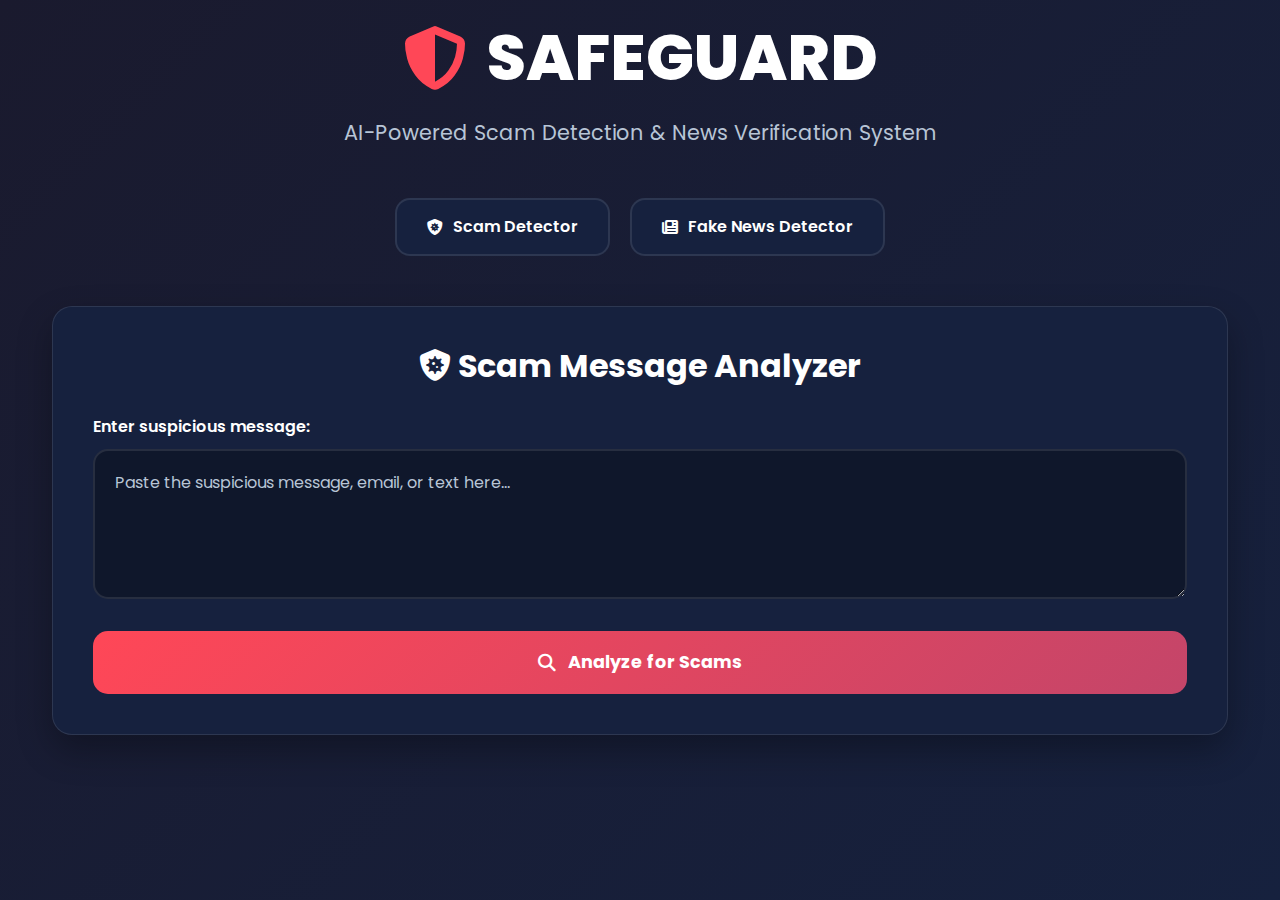
<file: public/index.html>
<!DOCTYPE html>
<html lang="en">
<head>
    <meta charset="UTF-8">
    <meta name="viewport" content="width=device-width, initial-scale=1.0">
    <title>SafeGuard - Scam Detection System</title>
    
    <!-- Bootstrap CSS -->
    <link href="https://cdn.jsdelivr.net/npm/bootstrap@5.3.2/dist/css/bootstrap.min.css" rel="stylesheet">
    
    <!-- Font Awesome Icons -->
    <link href="https://cdnjs.cloudflare.com/ajax/libs/font-awesome/6.5.0/css/all.min.css" rel="stylesheet">
    
    <!-- Google Fonts -->
    <link href="https://fonts.googleapis.com/css2?family=Poppins:wght@400;600;700;800&display=swap" rel="stylesheet">
    
    <style>
        :root {
            --bg-dark: #1a1a2e;
            --card-bg: #16213e;
            --text-light: #ffffff;
            --text-muted: #b8c5d6;
            --danger-color: #ff4757;
            --warning-color: #ffa502;
            --success-color: #2ed573;
            --border-color: rgba(255, 255, 255, 0.1);
        }

        * {
            margin: 0;
            padding: 0;
            box-sizing: border-box;
        }

        body {
            font-family: 'Poppins', sans-serif;
            background: linear-gradient(135deg, #1a1a2e 0%, #16213e 100%);
            color: var(--text-light);
            min-height: 100vh;
            padding: 20px;
        }

        .container {
            max-width: 1200px;
            margin: 0 auto;
        }

        .header {
            text-align: center;
            margin-bottom: 50px;
        }

        .title {
            font-size: 4rem;
            font-weight: 800;
            color: var(--text-light);
            margin-bottom: 20px;
            display: flex;
            align-items: center;
            justify-content: center;
            gap: 20px;
        }

        .shield-icon {
            color: var(--danger-color);
            font-size: 4rem;
            animation: pulse 2s infinite;
        }

        @keyframes pulse {
            0%, 100% { transform: scale(1); }
            50% { transform: scale(1.1); }
        }

        .subtitle {
            font-size: 1.3rem;
            color: var(--text-muted);
            margin-bottom: 30px;
        }

        .nav-buttons {
            display: flex;
            gap: 20px;
            justify-content: center;
            flex-wrap: wrap;
            margin-bottom: 50px;
        }

        .nav-btn {
            padding: 15px 30px;
            background: var(--card-bg);
            border: 2px solid var(--border-color);
            border-radius: 15px;
            color: var(--text-light);
            text-decoration: none;
            font-weight: 600;
            transition: all 0.3s ease;
            display: flex;
            align-items: center;
            gap: 10px;
        }

        .nav-btn:hover {
            border-color: var(--danger-color);
            color: var(--danger-color);
            transform: translateY(-5px);
            box-shadow: 0 10px 25px rgba(255, 71, 87, 0.3);
        }

        .analyzer-section {
            background: var(--card-bg);
            border-radius: 20px;
            padding: 40px;
            border: 1px solid var(--border-color);
            box-shadow: 0 15px 35px rgba(0, 0, 0, 0.3);
            margin-bottom: 40px;
        }

        .section-title {
            font-size: 2rem;
            font-weight: 700;
            margin-bottom: 30px;
            text-align: center;
            color: var(--text-light);
        }

        .form-group {
            margin-bottom: 25px;
        }

        .form-label {
            color: var(--text-light);
            font-weight: 600;
            margin-bottom: 10px;
            display: block;
        }

        textarea {
            width: 100%;
            background: rgba(0, 0, 0, 0.3);
            border: 2px solid var(--border-color);
            border-radius: 15px;
            padding: 20px;
            color: var(--text-light);
            font-family: 'Poppins', sans-serif;
            font-size: 1rem;
            resize: vertical;
            min-height: 150px;
            transition: all 0.3s ease;
        }

        textarea:focus {
            outline: none;
            border-color: var(--danger-color);
            box-shadow: 0 0 0 3px rgba(255, 71, 87, 0.1);
        }

        textarea::placeholder {
            color: var(--text-muted);
        }

        .btn-analyze {
            width: 100%;
            padding: 18px;
            background: linear-gradient(135deg, var(--danger-color), #c44569);
            color: white;
            border: none;
            border-radius: 15px;
            font-size: 1.1rem;
            font-weight: 700;
            cursor: pointer;
            transition: all 0.3s ease;
            display: flex;
            align-items: center;
            justify-content: center;
            gap: 12px;
        }

        .btn-analyze:hover {
            transform: translateY(-3px);
            box-shadow: 0 15px 35px rgba(255, 71, 87, 0.4);
        }

        .btn-analyze:disabled {
            opacity: 0.6;
            cursor: not-allowed;
            transform: none;
        }

        .results {
            margin-top: 30px;
            display: none;
        }

        .result-card {
            background: rgba(0, 0, 0, 0.3);
            border-radius: 15px;
            padding: 25px;
            border: 1px solid var(--border-color);
        }

        .alert {
            padding: 20px;
            border-radius: 15px;
            margin-bottom: 25px;
            display: flex;
            align-items: center;
            gap: 15px;
            font-weight: 600;
        }

        .alert-success {
            background: rgba(46, 213, 115, 0.2);
            border: 2px solid var(--success-color);
            color: var(--success-color);
        }

        .alert-warning {
            background: rgba(255, 165, 2, 0.2);
            border: 2px solid var(--warning-color);
            color: var(--warning-color);
        }

        .alert-danger {
            background: rgba(255, 71, 87, 0.2);
            border: 2px solid var(--danger-color);
            color: var(--danger-color);
        }

        .loading {
            text-align: center;
            padding: 40px;
            display: none;
        }

        .spinner {
            width: 50px;
            height: 50px;
            border: 4px solid rgba(255, 71, 87, 0.2);
            border-top-color: var(--danger-color);
            border-radius: 50%;
            animation: spin 1s linear infinite;
            margin: 0 auto 20px;
        }

        @keyframes spin {
            to { transform: rotate(360deg); }
        }

        @media (max-width: 768px) {
            .title {
                font-size: 2.5rem;
                flex-direction: column;
                gap: 10px;
            }
            
            .nav-buttons {
                flex-direction: column;
                align-items: center;
            }
            
            .nav-btn {
                width: 250px;
                justify-content: center;
            }
        }
    </style>
</head>
<body>
    <div class="container">
        <!-- Header -->
        <div class="header">
            <h1 class="title">
                <i class="fas fa-shield-alt shield-icon"></i>
                SAFEGUARD
            </h1>
            <p class="subtitle">AI-Powered Scam Detection & News Verification System</p>
        </div>

        <!-- Navigation -->
        <div class="nav-buttons">
            <a href="#scam-detector" class="nav-btn" onclick="showSection('scam')">
                <i class="fas fa-shield-virus"></i>
                Scam Detector
            </a>
            <a href="#news-detector" class="nav-btn" onclick="showSection('news')">
                <i class="fas fa-newspaper"></i>
                Fake News Detector
            </a>
        </div>

        <!-- Scam Detection Section -->
        <div id="scam-section" class="analyzer-section">
            <h2 class="section-title">
                <i class="fas fa-shield-virus"></i>
                Scam Message Analyzer
            </h2>
            
            <form id="scamForm">
                <div class="form-group">
                    <label for="scamMessage" class="form-label">Enter suspicious message:</label>
                    <textarea id="scamMessage" name="message" 
                            placeholder="Paste the suspicious message, email, or text here..."></textarea>
                </div>
                
                <button type="submit" class="btn-analyze">
                    <i class="fas fa-search"></i>
                    Analyze for Scams
                </button>
            </form>

            <div id="scamLoading" class="loading">
                <div class="spinner"></div>
                <p style="color: var(--text-muted);">Analyzing message for scam indicators...</p>
            </div>

            <div id="scamResults" class="results">
                <div class="result-card">
                    <div id="scamResultContent"></div>
                </div>
            </div>
        </div>

        <!-- News Detection Section -->
        <div id="news-section" class="analyzer-section" style="display: none;">
            <h2 class="section-title">
                <i class="fas fa-newspaper"></i>
                Fake News Analyzer
            </h2>
            
            <form id="newsForm">
                <div class="form-group">
                    <label for="newsContent" class="form-label">Enter news content:</label>
                    <textarea id="newsContent" name="content" 
                            placeholder="Paste news article, headline, or information here..."></textarea>
                </div>
                
                <button type="submit" class="btn-analyze">
                    <i class="fas fa-fact-check"></i>
                    Verify News
                </button>
            </form>

            <div id="newsLoading" class="loading">
                <div class="spinner"></div>
                <p style="color: var(--text-muted);">Analyzing news content...</p>
            </div>

            <div id="newsResults" class="results">
                <div class="result-card">
                    <div id="newsResultContent"></div>
                </div>
            </div>
        </div>
    </div>

    <script>
        // Show/hide sections
        function showSection(type) {
            const scamSection = document.getElementById('scam-section');
            const newsSection = document.getElementById('news-section');
            
            if (type === 'scam') {
                scamSection.style.display = 'block';
                newsSection.style.display = 'none';
            } else {
                scamSection.style.display = 'none';
                newsSection.style.display = 'block';
            }
        }

        // Scam detection form
        document.getElementById('scamForm').addEventListener('submit', async function(e) {
            e.preventDefault();
            
            const message = document.getElementById('scamMessage').value.trim();
            if (!message) {
                alert('Please enter a message to analyze');
                return;
            }
            
            document.getElementById('scamLoading').style.display = 'block';
            document.getElementById('scamResults').style.display = 'none';
            
            try {
                const response = await fetch('/api/detect-scam', {
                    method: 'POST',
                    headers: {
                        'Content-Type': 'application/json',
                    },
                    body: JSON.stringify({ message: message })
                });
                
                const data = await response.json();
                document.getElementById('scamLoading').style.display = 'none';
                displayScamResults(data);
                
            } catch (error) {
                document.getElementById('scamLoading').style.display = 'none';
                alert('Error analyzing message. Please try again.');
                console.error('Error:', error);
            }
        });

        // News detection form
        document.getElementById('newsForm').addEventListener('submit', async function(e) {
            e.preventDefault();
            
            const content = document.getElementById('newsContent').value.trim();
            if (!content) {
                alert('Please enter news content to verify');
                return;
            }
            
            document.getElementById('newsLoading').style.display = 'block';
            document.getElementById('newsResults').style.display = 'none';
            
            try {
                const response = await fetch('/api/analyze-news', {
                    method: 'POST',
                    headers: {
                        'Content-Type': 'application/json',
                    },
                    body: JSON.stringify({ content: content })
                });
                
                const data = await response.json();
                document.getElementById('newsLoading').style.display = 'none';
                displayNewsResults(data);
                
            } catch (error) {
                document.getElementById('newsLoading').style.display = 'none';
                alert('Error analyzing news content. Please try again.');
                console.error('Error:', error);
            }
        });

        function displayScamResults(data) {
            const resultDiv = document.getElementById('scamResultContent');
            const isScam = data.verdict === 'Scam';
            const isSpam = data.verdict === 'Spam';
            
            let alertClass = 'alert-success';
            let icon = 'fa-check-circle';
            let message = 'Message appears safe';
            
            if (isScam) {
                alertClass = 'alert-danger';
                icon = 'fa-exclamation-triangle';
                message = 'SCAM DETECTED - Do not respond or click any links!';
            } else if (isSpam) {
                alertClass = 'alert-warning';
                icon = 'fa-exclamation-circle';
                message = 'Spam detected - Be cautious';
            }
            
            resultDiv.innerHTML = `
                <div class="alert ${alertClass}">
                    <i class="fas ${icon}"></i>
                    <div>
                        <strong>${data.verdict.toUpperCase()}</strong><br>
                        ${message}
                    </div>
                </div>
                
                <div style="margin-bottom: 20px;">
                    <strong>Risk Score: ${data.risk_score}%</strong>
                    <div style="background: rgba(255,255,255,0.1); height: 10px; border-radius: 5px; margin-top: 5px;">
                        <div style="background: ${isScam ? '#ff4757' : isSpam ? '#ffa502' : '#2ed573'}; height: 100%; width: ${data.risk_score}%; border-radius: 5px;"></div>
                    </div>
                </div>
                
                <div style="margin-bottom: 20px;">
                    <strong>Confidence: ${(data.confidence * 100).toFixed(1)}%</strong>
                </div>
                
                ${data.reasons && data.reasons.length > 0 ? `
                    <div>
                        <strong>Risk Factors:</strong>
                        <ul style="margin-top: 10px; padding-left: 20px;">
                            ${data.reasons.map(reason => `<li style="margin-bottom: 5px;">${reason}</li>`).join('')}
                        </ul>
                    </div>
                ` : ''}
            `;
            
            document.getElementById('scamResults').style.display = 'block';
        }

        function displayNewsResults(data) {
            const resultDiv = document.getElementById('newsResultContent');
            const isFake = data.is_fake || data.fake_score >= 20;
            
            let alertClass = isFake ? 'alert-warning' : 'alert-success';
            let icon = isFake ? 'fa-exclamation-triangle' : 'fa-check-circle';
            let message = data.message || (isFake ? 'This content shows signs of misinformation' : 'This content appears credible');
            
            resultDiv.innerHTML = `
                <div class="alert ${alertClass}">
                    <i class="fas ${icon}"></i>
                    <div>
                        <strong>${isFake ? 'POTENTIALLY FAKE' : 'APPEARS CREDIBLE'}</strong><br>
                        ${message}
                    </div>
                </div>
                
                <div style="margin-bottom: 20px;">
                    <strong>Fake News Risk Score: ${data.fake_score}%</strong>
                    <div style="background: rgba(255,255,255,0.1); height: 10px; border-radius: 5px; margin-top: 5px;">
                        <div style="background: ${isFake ? '#ffa502' : '#2ed573'}; height: 100%; width: ${data.fake_score}%; border-radius: 5px;"></div>
                    </div>
                </div>
                
                ${data.credibility_factors && data.credibility_factors.length > 0 ? `
                    <div>
                        <strong>Credibility Factors:</strong>
                        <ul style="margin-top: 10px; padding-left: 20px;">
                            ${data.credibility_factors.map(factor => `<li style="margin-bottom: 5px;">${factor}</li>`).join('')}
                        </ul>
                    </div>
                ` : ''}
            `;
            
            document.getElementById('newsResults').style.display = 'block';
        }
    </script>
</body>
</html>
</file>
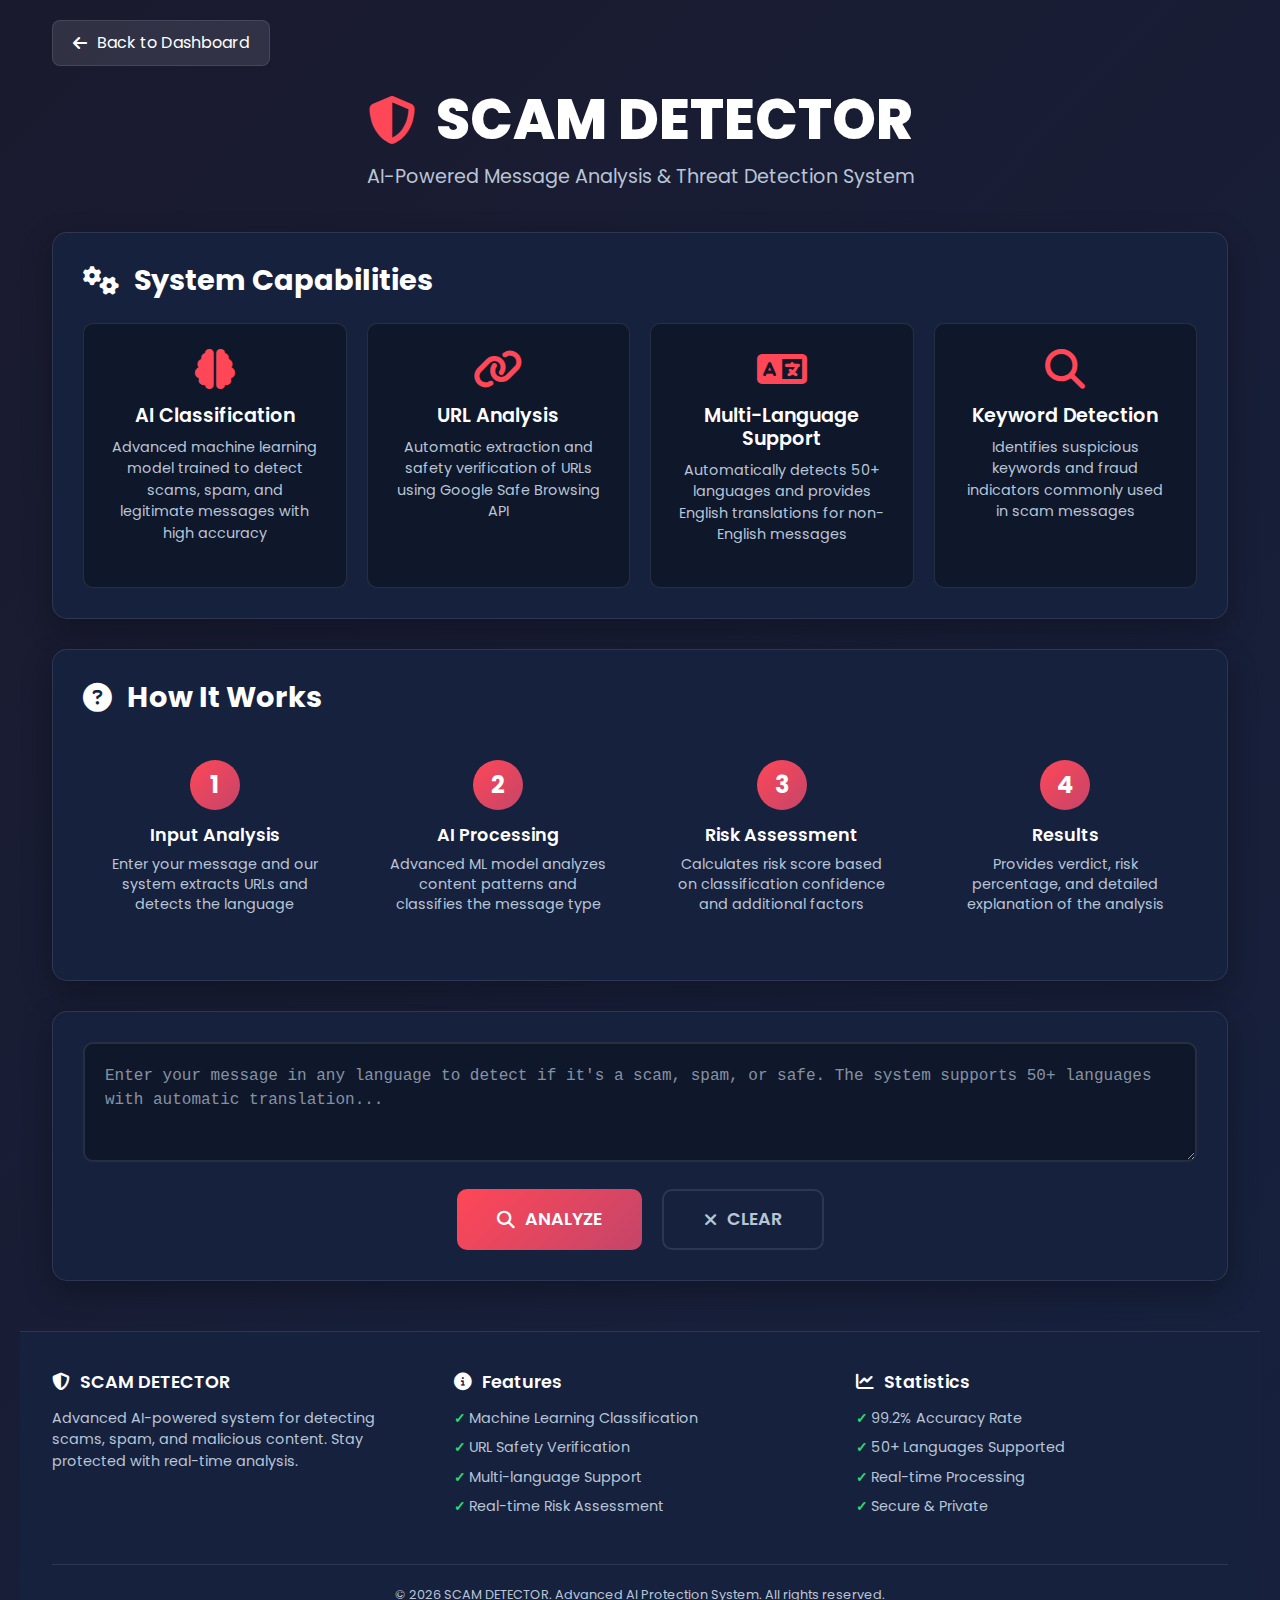
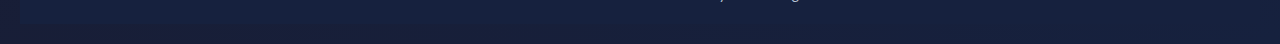
<file: templates/index.html>
<!DOCTYPE html>
<html lang="en">
<head>
    <meta charset="UTF-8">
    <meta name="viewport" content="width=device-width, initial-scale=1.0">
    <meta http-equiv="Cache-Control" content="no-cache, no-store, must-revalidate">
    <meta http-equiv="Pragma" content="no-cache">
    <meta http-equiv="Expires" content="0">
    <title>SCAM DETECTOR - AI-Powered Protection</title>
    
    <!-- Bootstrap CSS -->
    <link href="https://cdn.jsdelivr.net/npm/bootstrap@5.3.2/dist/css/bootstrap.min.css" rel="stylesheet">
    
    <!-- Font Awesome Icons -->
    <link href="https://cdnjs.cloudflare.com/ajax/libs/font-awesome/6.5.0/css/all.min.css" rel="stylesheet">
    
    <!-- Google Fonts -->
    <link href="https://fonts.googleapis.com/css2?family=Poppins:wght@400;600;700;800&display=swap" rel="stylesheet">
    
    <style>
        :root {
            --bg-dark: #1a1a2e;
            --card-bg: #16213e;
            --text-light: #ffffff;
            --text-muted: #b8c5d6;
            --danger-color: #ff4757;
            --warning-color: #ffa502;
            --success-color: #2ed573;
            --border-color: rgba(255, 255, 255, 0.1);
        }

        * {
            margin: 0;
            padding: 0;
            box-sizing: border-box;
        }

        body {
            font-family: 'Poppins', sans-serif;
            background: linear-gradient(135deg, #1a1a2e 0%, #16213e 100%);
            color: var(--text-light);
            min-height: 100vh;
            padding: 20px;
        }

        .back-btn {
            background: rgba(255, 255, 255, 0.1);
            color: var(--text-light);
            border: 1px solid var(--border-color);
            padding: 10px 20px;
            border-radius: 8px;
            text-decoration: none;
            display: inline-flex;
            align-items: center;
            gap: 10px;
            margin-bottom: 20px;
            transition: all 0.3s ease;
            cursor: pointer;
        }

        .back-btn:hover {
            background: rgba(255, 255, 255, 0.2);
            color: var(--text-light);
            transform: translateX(-5px);
        }

        .container {
            max-width: 1200px;
            margin: 0 auto;
        }

        /* Header */
        .header {
            text-align: center;
            margin-bottom: 40px;
        }

        .title {
            font-size: 3.5rem;
            font-weight: 800;
            color: var(--text-light);
            margin-bottom: 10px;
            display: flex;
            align-items: center;
            justify-content: center;
            gap: 20px;
        }

        .detect-icon {
            color: var(--danger-color);
            font-size: 3rem;
            animation: pulse 2s infinite;
        }

        @keyframes pulse {
            0%, 100% { transform: scale(1); }
            50% { transform: scale(1.1); }
        }

        .subtitle {
            font-size: 1.2rem;
            color: var(--text-muted);
            margin-top: 10px;
            font-weight: 400;
        }

        /* Capabilities Section */
        .capabilities-section, .how-it-works-section {
            background: var(--card-bg);
            border-radius: 15px;
            padding: 30px;
            margin-bottom: 30px;
            border: 1px solid var(--border-color);
            box-shadow: 0 10px 30px rgba(0, 0, 0, 0.3);
        }

        .section-title {
            font-size: 1.8rem;
            font-weight: 700;
            color: var(--text-light);
            margin-bottom: 25px;
            display: flex;
            align-items: center;
            gap: 15px;
        }

        .capabilities-grid {
            display: grid;
            grid-template-columns: repeat(auto-fit, minmax(250px, 1fr));
            gap: 20px;
        }

        .capability-card {
            background: rgba(0, 0, 0, 0.3);
            border-radius: 10px;
            padding: 25px;
            text-align: center;
            border: 1px solid var(--border-color);
            transition: all 0.3s ease;
        }

        .capability-card:hover {
            transform: translateY(-5px);
            border-color: var(--danger-color);
            box-shadow: 0 10px 25px rgba(255, 71, 87, 0.2);
        }

        .capability-icon {
            font-size: 2.5rem;
            color: var(--danger-color);
            margin-bottom: 15px;
        }

        .capability-card h3 {
            font-size: 1.2rem;
            font-weight: 600;
            margin-bottom: 10px;
            color: var(--text-light);
        }

        .capability-card p {
            color: var(--text-muted);
            font-size: 0.9rem;
            line-height: 1.5;
        }

        /* How It Works Section */
        .steps-container {
            display: grid;
            grid-template-columns: repeat(auto-fit, minmax(200px, 1fr));
            gap: 20px;
        }

        .step {
            display: flex;
            flex-direction: column;
            align-items: center;
            text-align: center;
            padding: 20px;
        }

        .step-number {
            width: 50px;
            height: 50px;
            background: linear-gradient(135deg, var(--danger-color), #c44569);
            border-radius: 50%;
            display: flex;
            align-items: center;
            justify-content: center;
            font-size: 1.5rem;
            font-weight: 700;
            color: white;
            margin-bottom: 15px;
        }

        .step-content h3 {
            font-size: 1.1rem;
            font-weight: 600;
            margin-bottom: 8px;
            color: var(--text-light);
        }

        .step-content p {
            color: var(--text-muted);
            font-size: 0.9rem;
            line-height: 1.4;
        }

        /* Footer */
        .footer {
            background: var(--card-bg);
            border-top: 1px solid var(--border-color);
            margin-top: 50px;
            padding: 40px 0 20px;
        }

        .footer-content {
            display: grid;
            grid-template-columns: repeat(auto-fit, minmax(250px, 1fr));
            gap: 30px;
            margin-bottom: 30px;
        }

        .footer-section h4 {
            color: var(--text-light);
            font-size: 1.1rem;
            font-weight: 600;
            margin-bottom: 15px;
            display: flex;
            align-items: center;
            gap: 10px;
        }

        .footer-section p {
            color: var(--text-muted);
            font-size: 0.9rem;
            line-height: 1.5;
        }

        .footer-section ul {
            list-style: none;
            padding: 0;
        }

        .footer-section ul li {
            color: var(--text-muted);
            font-size: 0.9rem;
            margin-bottom: 8px;
            padding-left: 15px;
            position: relative;
        }

        .footer-section ul li::before {
            content: "✓";
            color: var(--success-color);
            font-weight: bold;
            position: absolute;
            left: 0;
        }

        .footer-bottom {
            text-align: center;
            padding-top: 20px;
            border-top: 1px solid var(--border-color);
        }

        .footer-bottom p {
            color: var(--text-muted);
            font-size: 0.8rem;
            margin: 0;
        }

        /* Input Section */
        .input-section {
            background: var(--card-bg);
            border-radius: 15px;
            padding: 30px;
            margin-bottom: 30px;
            border: 1px solid var(--border-color);
            box-shadow: 0 10px 30px rgba(0, 0, 0, 0.3);
        }

        .message-input {
            width: 100%;
            min-height: 120px;
            background: rgba(0, 0, 0, 0.3);
            border: 2px solid var(--border-color);
            border-radius: 10px;
            padding: 20px;
            color: var(--text-light);
            font-size: 1rem;
            font-family: 'Courier New', monospace;
            resize: vertical;
            transition: all 0.3s ease;
        }

        .message-input:focus {
            outline: none;
            border-color: var(--danger-color);
            box-shadow: 0 0 20px rgba(255, 71, 87, 0.3);
        }

        .message-input::placeholder {
            color: var(--text-muted);
            opacity: 0.7;
        }

        /* Buttons */
        .button-group {
            display: flex;
            gap: 20px;
            margin-top: 20px;
            justify-content: center;
        }

        .btn-custom {
            padding: 15px 40px;
            border: none;
            border-radius: 10px;
            font-size: 1.1rem;
            font-weight: 600;
            cursor: pointer;
            transition: all 0.3s ease;
            display: flex;
            align-items: center;
            gap: 10px;
        }

        .btn-analyze {
            background: linear-gradient(135deg, var(--danger-color), #c44569);
            color: white;
        }

        .btn-analyze:hover {
            transform: translateY(-2px);
            box-shadow: 0 10px 25px rgba(255, 71, 87, 0.4);
        }

        .btn-clear {
            background: transparent;
            border: 2px solid var(--border-color);
            color: var(--text-muted);
        }

        .btn-clear:hover {
            border-color: var(--warning-color);
            color: var(--warning-color);
        }

        /* Loading State */
        .loading {
            display: none;
            text-align: center;
            padding: 40px;
            color: var(--text-muted);
        }

        .spinner {
            width: 50px;
            height: 50px;
            border: 3px solid rgba(255, 255, 255, 0.1);
            border-top: 3px solid var(--danger-color);
            border-radius: 50%;
            animation: spin 1s linear infinite;
            margin: 0 auto 20px;
        }

        @keyframes spin {
            0% { transform: rotate(0deg); }
            100% { transform: rotate(360deg); }
        }

        /* Responsive */
        @media (max-width: 768px) {
            .title {
                font-size: 2.5rem;
                flex-direction: column;
                gap: 10px;
            }
            
            .button-group {
                flex-direction: column;
                align-items: center;
            }
            
            .btn-custom {
                width: 200px;
                justify-content: center;
            }
        }
    </style>
</head>
<body>
    <div class="container">
        <a href="/dashboard" class="back-btn">
            <i class="fas fa-arrow-left"></i>
            Back to Dashboard
        </a>

        <!-- Header -->
        <div class="header">
            <h1 class="title">
                <i class="fas fa-shield-alt detect-icon"></i>
                SCAM DETECTOR
            </h1>
            <p class="subtitle">AI-Powered Message Analysis & Threat Detection System</p>
        </div>

        <!-- System Capabilities Section -->
        <div class="capabilities-section">
            <h2 class="section-title">
                <i class="fas fa-cogs"></i>
                System Capabilities
            </h2>
            <div class="capabilities-grid">
                <div class="capability-card">
                    <i class="fas fa-brain capability-icon"></i>
                    <h3>AI Classification</h3>
                    <p>Advanced machine learning model trained to detect scams, spam, and legitimate messages with high accuracy</p>
                </div>
                <div class="capability-card">
                    <i class="fas fa-link capability-icon"></i>
                    <h3>URL Analysis</h3>
                    <p>Automatic extraction and safety verification of URLs using Google Safe Browsing API</p>
                </div>
                <div class="capability-card">
                    <i class="fas fa-language capability-icon"></i>
                    <h3>Multi-Language Support</h3>
                    <p>Automatically detects 50+ languages and provides English translations for non-English messages</p>
                </div>
                <div class="capability-card">
                    <i class="fas fa-search capability-icon"></i>
                    <h3>Keyword Detection</h3>
                    <p>Identifies suspicious keywords and fraud indicators commonly used in scam messages</p>
                </div>
            </div>
        </div>

        <!-- How It Works Section -->
        <div class="how-it-works-section">
            <h2 class="section-title">
                <i class="fas fa-question-circle"></i>
                How It Works
            </h2>
            <div class="steps-container">
                <div class="step">
                    <div class="step-number">1</div>
                    <div class="step-content">
                        <h3>Input Analysis</h3>
                        <p>Enter your message and our system extracts URLs and detects the language</p>
                    </div>
                </div>
                <div class="step">
                    <div class="step-number">2</div>
                    <div class="step-content">
                        <h3>AI Processing</h3>
                        <p>Advanced ML model analyzes content patterns and classifies the message type</p>
                    </div>
                </div>
                <div class="step">
                    <div class="step-number">3</div>
                    <div class="step-content">
                        <h3>Risk Assessment</h3>
                        <p>Calculates risk score based on classification confidence and additional factors</p>
                    </div>
                </div>
                <div class="step">
                    <div class="step-number">4</div>
                    <div class="step-content">
                        <h3>Results</h3>
                        <p>Provides verdict, risk percentage, and detailed explanation of the analysis</p>
                    </div>
                </div>
            </div>
        </div>

        <!-- Input Section -->
        <div class="input-section">
            <form id="analyzeForm" method="POST" action="/analyze">
                <textarea 
                    id="message" 
                    name="message"
                    class="message-input" 
                    placeholder="Enter your message in any language to detect if it's a scam, spam, or safe. The system supports 50+ languages with automatic translation..."
                    required></textarea>
                
                <div class="button-group">
                    <button type="submit" class="btn-custom btn-analyze">
                        <i class="fas fa-search"></i>
                        ANALYZE
                    </button>
                    <button type="button" class="btn-custom btn-clear" onclick="clearForm()">
                        <i class="fas fa-times"></i>
                        CLEAR
                    </button>
                </div>
            </form>
        </div>

        <!-- Loading State -->
        <div class="loading" id="loadingState">
            <div class="spinner"></div>
            <h3>Analyzing your message...</h3>
            <p>Please wait while our AI processes your content</p>
        </div>
    </div>

    <!-- Footer -->
    <footer class="footer">
        <div class="container">
            <div class="footer-content">
                <div class="footer-section">
                    <h4><i class="fas fa-shield-alt"></i> SCAM DETECTOR</h4>
                    <p>Advanced AI-powered system for detecting scams, spam, and malicious content. Stay protected with real-time analysis.</p>
                </div>
                <div class="footer-section">
                    <h4><i class="fas fa-info-circle"></i> Features</h4>
                    <ul>
                        <li>Machine Learning Classification</li>
                        <li>URL Safety Verification</li>
                        <li>Multi-language Support</li>
                        <li>Real-time Risk Assessment</li>
                    </ul>
                </div>
                <div class="footer-section">
                    <h4><i class="fas fa-chart-line"></i> Statistics</h4>
                    <ul>
                        <li>99.2% Accuracy Rate</li>
                        <li>50+ Languages Supported</li>
                        <li>Real-time Processing</li>
                        <li>Secure & Private</li>
                    </ul>
                </div>
            </div>
            <div class="footer-bottom">
                <p>&copy; 2026 SCAM DETECTOR. Advanced AI Protection System. All rights reserved.</p>
            </div>
        </div>
    </footer>

    <script>
        function clearForm() {
            document.getElementById('message').value = '';
            document.getElementById('message').focus();
        }

        // Show loading state on form submission
        document.getElementById('analyzeForm').addEventListener('submit', function() {
            const message = document.getElementById('message').value.trim();
            if (message) {
                document.getElementById('loadingState').style.display = 'block';
            }
        });
    </script>
</body>
</html>
</file>
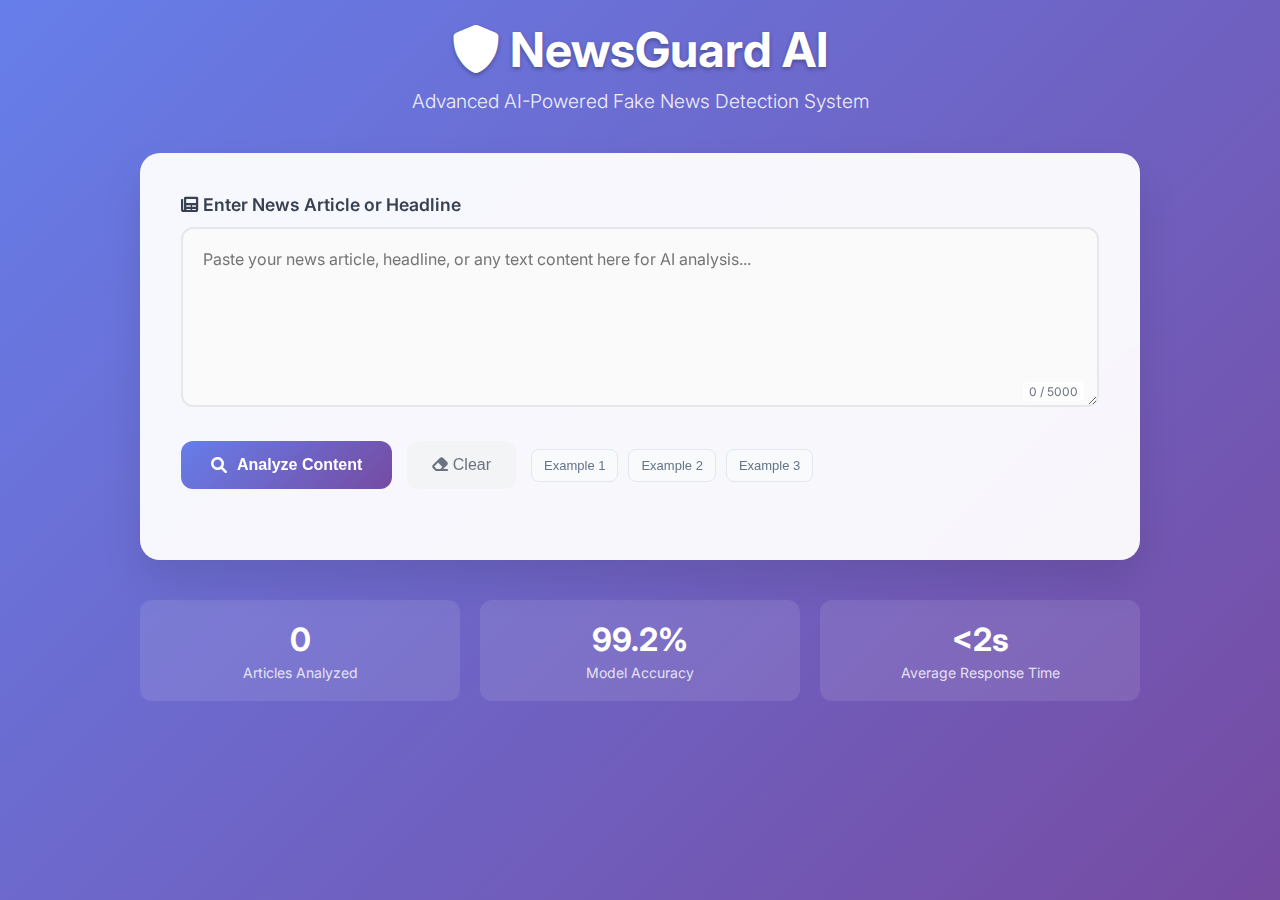
<file: frontend (2).html>
<!DOCTYPE html>
<html lang="en">
<head>
    <meta charset="UTF-8">
    <meta name="viewport" content="width=device-width, initial-scale=1.0">
    <title>NewsGuard AI - Professional Fake News Detection</title>
    <link href="https://cdnjs.cloudflare.com/ajax/libs/font-awesome/6.0.0/css/all.min.css" rel="stylesheet">
    <link href="https://fonts.googleapis.com/css2?family=Inter:wght@300;400;500;600;700&display=swap" rel="stylesheet">
    <style>
        * {
            margin: 0;
            padding: 0;
            box-sizing: border-box;
        }

        body {
            font-family: 'Inter', -apple-system, BlinkMacSystemFont, sans-serif;
            background: linear-gradient(135deg, #667eea 0%, #764ba2 100%);
            min-height: 100vh;
            padding: 20px;
            color: #333;
        }

        .header {
            text-align: center;
            margin-bottom: 40px;
            color: white;
        }

        .header h1 {
            font-size: 3rem;
            font-weight: 700;
            margin-bottom: 10px;
            text-shadow: 0 2px 4px rgba(0,0,0,0.3);
        }

        .header p {
            font-size: 1.2rem;
            opacity: 0.9;
            font-weight: 300;
        }

        .main-container {
            max-width: 1000px;
            margin: 0 auto;
        }

        .card {
            background: rgba(255, 255, 255, 0.95);
            backdrop-filter: blur(10px);
            border-radius: 20px;
            padding: 40px;
            box-shadow: 0 20px 40px rgba(0,0,0,0.1);
            border: 1px solid rgba(255,255,255,0.2);
        }

        .input-section {
            margin-bottom: 30px;
        }

        .input-label {
            display: block;
            font-weight: 600;
            color: #374151;
            margin-bottom: 12px;
            font-size: 1.1rem;
        }

        .input-wrapper {
            position: relative;
        }

        textarea {
            width: 100%;
            height: 180px;
            padding: 20px;
            border: 2px solid #e5e7eb;
            border-radius: 12px;
            font-size: 16px;
            font-family: inherit;
            resize: vertical;
            transition: all 0.3s ease;
            background: #fafafa;
        }

        textarea:focus {
            outline: none;
            border-color: #667eea;
            background: white;
            box-shadow: 0 0 0 3px rgba(102, 126, 234, 0.1);
        }

        .char-counter {
            position: absolute;
            bottom: 10px;
            right: 15px;
            font-size: 12px;
            color: #6b7280;
            background: rgba(255,255,255,0.8);
            padding: 2px 6px;
            border-radius: 4px;
        }

        .button-section {
            display: flex;
            gap: 15px;
            align-items: center;
            margin-bottom: 30px;
        }

        .analyze-btn {
            background: linear-gradient(135deg, #667eea 0%, #764ba2 100%);
            color: white;
            padding: 15px 30px;
            border: none;
            border-radius: 12px;
            font-size: 16px;
            font-weight: 600;
            cursor: pointer;
            transition: all 0.3s ease;
            display: flex;
            align-items: center;
            gap: 10px;
            min-width: 160px;
            justify-content: center;
        }

        .analyze-btn:hover:not(:disabled) {
            transform: translateY(-2px);
            box-shadow: 0 10px 25px rgba(102, 126, 234, 0.3);
        }

        .analyze-btn:disabled {
            opacity: 0.7;
            cursor: not-allowed;
        }

        .clear-btn {
            background: #f3f4f6;
            color: #6b7280;
            padding: 15px 25px;
            border: none;
            border-radius: 12px;
            font-size: 16px;
            font-weight: 500;
            cursor: pointer;
            transition: all 0.3s ease;
        }

        .clear-btn:hover {
            background: #e5e7eb;
            color: #374151;
        }

        .examples {
            display: flex;
            gap: 10px;
            flex-wrap: wrap;
        }

        .example-btn {
            background: #f8fafc;
            border: 1px solid #e2e8f0;
            padding: 8px 12px;
            border-radius: 8px;
            font-size: 13px;
            cursor: pointer;
            transition: all 0.2s ease;
            color: #64748b;
        }

        .example-btn:hover {
            background: #e2e8f0;
            color: #475569;
        }

        .result-section {
            margin-top: 30px;
        }

        .result {
            padding: 25px;
            border-radius: 15px;
            margin-top: 20px;
            animation: slideIn 0.5s ease;
        }

        @keyframes slideIn {
            from { opacity: 0; transform: translateY(20px); }
            to { opacity: 1; transform: translateY(0); }
        }

        .result-header {
            display: flex;
            align-items: center;
            gap: 12px;
            margin-bottom: 15px;
        }

        .result-icon {
            font-size: 24px;
        }

        .result-title {
            font-size: 1.3rem;
            font-weight: 600;
        }

        .result-content {
            display: grid;
            grid-template-columns: 1fr 1fr;
            gap: 20px;
            margin-bottom: 15px;
        }

        .result-item {
            background: rgba(255,255,255,0.5);
            padding: 15px;
            border-radius: 10px;
        }

        .result-item-label {
            font-size: 14px;
            font-weight: 500;
            opacity: 0.8;
            margin-bottom: 5px;
        }

        .result-item-value {
            font-size: 18px;
            font-weight: 600;
        }

        .confidence-bar {
            width: 100%;
            height: 8px;
            background: rgba(255,255,255,0.3);
            border-radius: 4px;
            overflow: hidden;
            margin-top: 8px;
        }

        .confidence-fill {
            height: 100%;
            transition: width 0.8s ease;
            border-radius: 4px;
        }

        .fake {
            background: linear-gradient(135deg, #fee2e2 0%, #fecaca 100%);
            border: 1px solid #fca5a5;
            color: #991b1b;
        }

        .fake .confidence-fill {
            background: linear-gradient(90deg, #ef4444, #dc2626);
        }

        .real {
            background: linear-gradient(135deg, #dcfce7 0%, #bbf7d0 100%);
            border: 1px solid #86efac;
            color: #166534;
        }

        .real .confidence-fill {
            background: linear-gradient(90deg, #22c55e, #16a34a);
        }

        .loading {
            background: linear-gradient(135deg, #fef3c7 0%, #fde68a 100%);
            border: 1px solid #fcd34d;
            color: #92400e;
        }

        .loading .result-icon {
            animation: spin 1s linear infinite;
        }

        @keyframes spin {
            from { transform: rotate(0deg); }
            to { transform: rotate(360deg); }
        }

        .result-note {
            font-size: 14px;
            opacity: 0.8;
            font-style: italic;
            margin-top: 10px;
            padding-top: 10px;
            border-top: 1px solid rgba(255,255,255,0.3);
        }

        .stats-grid {
            display: grid;
            grid-template-columns: repeat(auto-fit, minmax(200px, 1fr));
            gap: 20px;
            margin-top: 40px;
        }

        .stat-card {
            background: rgba(255,255,255,0.1);
            padding: 20px;
            border-radius: 12px;
            text-align: center;
            color: white;
        }

        .stat-number {
            font-size: 2rem;
            font-weight: 700;
            margin-bottom: 5px;
        }

        .stat-label {
            font-size: 14px;
            opacity: 0.8;
        }

        @media (max-width: 768px) {
            .header h1 {
                font-size: 2rem;
            }
            
            .card {
                padding: 25px;
            }
            
            .result-content {
                grid-template-columns: 1fr;
            }
            
            .button-section {
                flex-direction: column;
                align-items: stretch;
            }
        }
    </style>
</head>
<body>
    <div class="header">
        <h1><i class="fas fa-shield-alt"></i> NewsGuard AI</h1>
        <p>Advanced AI-Powered Fake News Detection System</p>
    </div>

    <div class="main-container">
        <div class="card">
            <div class="input-section">
                <label class="input-label">
                    <i class="fas fa-newspaper"></i> Enter News Article or Headline
                </label>
                <div class="input-wrapper">
                    <textarea 
                        id="newsText" 
                        placeholder="Paste your news article, headline, or any text content here for AI analysis..."
                        maxlength="5000"
                        oninput="updateCharCounter()"
                    ></textarea>
                    <div class="char-counter" id="charCounter">0 / 5000</div>
                </div>
            </div>

            <div class="button-section">
                <button class="analyze-btn" onclick="checkNews()" id="analyzeBtn">
                    <i class="fas fa-search"></i>
                    <span>Analyze Content</span>
                </button>
                
                <button class="clear-btn" onclick="clearText()">
                    <i class="fas fa-eraser"></i> Clear
                </button>

                <div class="examples">
                    <button class="example-btn" onclick="loadExample(1)">Example 1</button>
                    <button class="example-btn" onclick="loadExample(2)">Example 2</button>
                    <button class="example-btn" onclick="loadExample(3)">Example 3</button>
                </div>
            </div>

            <div id="result"></div>
        </div>

        <div class="stats-grid">
            <div class="stat-card">
                <div class="stat-number" id="totalAnalyzed">0</div>
                <div class="stat-label">Articles Analyzed</div>
            </div>
            <div class="stat-card">
                <div class="stat-number">99.2%</div>
                <div class="stat-label">Model Accuracy</div>
            </div>
            <div class="stat-card">
                <div class="stat-number">&lt;2s</div>
                <div class="stat-label">Average Response Time</div>
            </div>
        </div>
    </div>

    <script>
        let analysisCount = parseInt(localStorage.getItem('analysisCount') || '0');
        document.getElementById('totalAnalyzed').textContent = analysisCount;

        const examples = {
            1: "Scientists discover cure for all diseases overnight using this one weird trick that doctors hate",
            2: "Local weather forecast shows rain expected tomorrow with temperatures dropping to 15°C",
            3: "Breaking: Aliens land in Times Square, demand to speak with world leaders immediately"
        };

        function updateCharCounter() {
            const text = document.getElementById('newsText').value;
            const counter = document.getElementById('charCounter');
            counter.textContent = `${text.length} / 5000`;
            
            if (text.length > 4500) {
                counter.style.color = '#ef4444';
            } else if (text.length > 4000) {
                counter.style.color = '#f59e0b';
            } else {
                counter.style.color = '#6b7280';
            }
        }

        function loadExample(num) {
            document.getElementById('newsText').value = examples[num];
            updateCharCounter();
        }

        function clearText() {
            document.getElementById('newsText').value = '';
            document.getElementById('result').innerHTML = '';
            updateCharCounter();
        }

        async function checkNews() {
            const text = document.getElementById('newsText').value.trim();
            const resultDiv = document.getElementById('result');
            const analyzeBtn = document.getElementById('analyzeBtn');
            
            if (!text) {
                showNotification('Please enter some text to analyze', 'warning');
                return;
            }
            
            // Disable button and show loading
            analyzeBtn.disabled = true;
            analyzeBtn.innerHTML = '<i class="fas fa-spinner fa-spin"></i> <span>Analyzing...</span>';
            
            resultDiv.innerHTML = `
                <div class="result loading">
                    <div class="result-header">
                        <i class="fas fa-cog fa-spin result-icon"></i>
                        <div class="result-title">Analyzing Content</div>
                    </div>
                    <p>Our AI model is processing your text. This may take a few seconds...</p>
                </div>
            `;
            
            try {
                const response = await fetch('http://localhost:8000/detect-news', {
                    method: 'POST',
                    headers: {
                        'Content-Type': 'application/json',
                    },
                    body: JSON.stringify({ text: text })
                });
                
                if (!response.ok) {
                    throw new Error(`HTTP ${response.status}: ${response.statusText}`);
                }
                
                const data = await response.json();
                
                // Update analysis counter
                analysisCount++;
                localStorage.setItem('analysisCount', analysisCount.toString());
                document.getElementById('totalAnalyzed').textContent = analysisCount;
                
                // Display result
                const resultClass = data.verdict.toLowerCase().includes('real') ? 'real' : 'fake';
                const icon = resultClass === 'real' ? 'fas fa-check-circle' : 'fas fa-exclamation-triangle';
                const confidencePercent = Math.round(data.confidence_score * 100);
                
                resultDiv.innerHTML = `
                    <div class="result ${resultClass}">
                        <div class="result-header">
                            <i class="${icon} result-icon"></i>
                            <div class="result-title">Analysis Complete</div>
                        </div>
                        
                        <div class="result-content">
                            <div class="result-item">
                                <div class="result-item-label">Verdict</div>
                                <div class="result-item-value">${data.verdict}</div>
                            </div>
                            <div class="result-item">
                                <div class="result-item-label">Confidence Score</div>
                                <div class="result-item-value">${data.confidence_score}</div>
                                <div class="confidence-bar">
                                    <div class="confidence-fill" style="width: ${confidencePercent}%"></div>
                                </div>
                            </div>
                        </div>
                        
                        <div class="result-note">
                            <i class="fas fa-info-circle"></i>
                            ${data.note}
                        </div>
                    </div>
                `;
                
            } catch (error) {
                resultDiv.innerHTML = `
                    <div class="result fake">
                        <div class="result-header">
                            <i class="fas fa-exclamation-circle result-icon"></i>
                            <div class="result-title">Connection Error</div>
                        </div>
                        <p><strong>Unable to connect to the analysis server.</strong></p>
                        <p>Please ensure the API server is running on <code>http://localhost:8000</code></p>
                        <div class="result-note">
                            <i class="fas fa-bug"></i>
                            Technical details: ${error.message}
                        </div>
                    </div>
                `;
            } finally {
                // Re-enable button
                analyzeBtn.disabled = false;
                analyzeBtn.innerHTML = '<i class="fas fa-search"></i> <span>Analyze Content</span>';
            }
        }

        function showNotification(message, type = 'info') {
            // Simple notification system
            const notification = document.createElement('div');
            notification.style.cssText = `
                position: fixed;
                top: 20px;
                right: 20px;
                padding: 15px 20px;
                background: ${type === 'warning' ? '#f59e0b' : '#3b82f6'};
                color: white;
                border-radius: 8px;
                z-index: 1000;
                animation: slideIn 0.3s ease;
            `;
            notification.textContent = message;
            document.body.appendChild(notification);
            
            setTimeout(() => {
                notification.remove();
            }, 3000);
        }
        
        // Keyboard shortcuts
        document.getElementById('newsText').addEventListener('keydown', function(e) {
            if (e.ctrlKey && e.key === 'Enter') {
                e.preventDefault();
                checkNews();
            }
        });

        // Initialize
        updateCharCounter();
    </script>
</body>
</html>
</file>
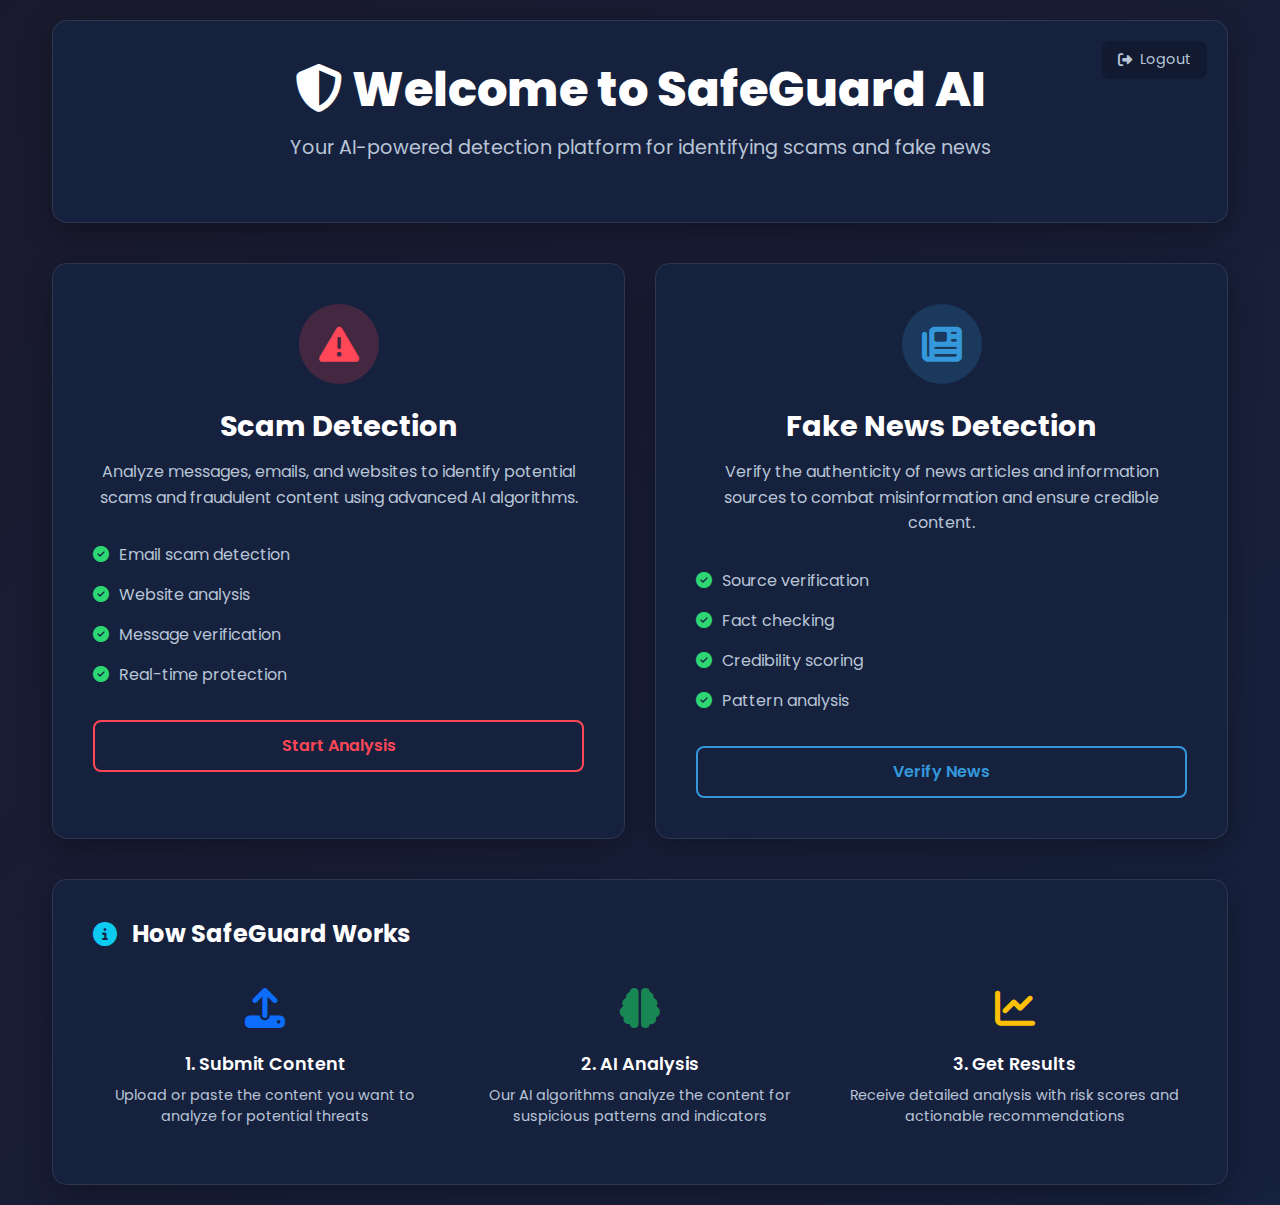
<file: templates/dashboard.html>
<!DOCTYPE html>
<html lang="en">
<head>
    <meta charset="UTF-8">
    <meta name="viewport" content="width=device-width, initial-scale=1.0">
    <title>Dashboard - SafeGuard AI</title>
    
    <!-- Bootstrap CSS -->
    <link href="https://cdn.jsdelivr.net/npm/bootstrap@5.3.2/dist/css/bootstrap.min.css" rel="stylesheet">
    
    <!-- Font Awesome Icons -->
    <link href="https://cdnjs.cloudflare.com/ajax/libs/font-awesome/6.5.0/css/all.min.css" rel="stylesheet">
    
    <!-- Google Fonts -->
    <link href="https://fonts.googleapis.com/css2?family=Poppins:wght@400;600;700;800&display=swap" rel="stylesheet">
    
    <style>
        :root {
            --bg-dark: #1a1a2e;
            --card-bg: #16213e;
            --text-light: #ffffff;
            --text-muted: #b8c5d6;
            --danger-color: #ff4757;
            --warning-color: #ffa502;
            --success-color: #2ed573;
            --info-color: #3498db;
            --border-color: rgba(255, 255, 255, 0.1);
        }

        * {
            margin: 0;
            padding: 0;
            box-sizing: border-box;
        }

        body {
            font-family: 'Poppins', sans-serif;
            background: linear-gradient(135deg, #1a1a2e 0%, #16213e 100%);
            color: var(--text-light);
            min-height: 100vh;
            padding: 20px;
        }

        .container {
            max-width: 1200px;
            margin: 0 auto;
        }

        .header {
            text-align: center;
            margin-bottom: 40px;
            background: var(--card-bg);
            border-radius: 15px;
            padding: 40px;
            border: 1px solid var(--border-color);
            box-shadow: 0 10px 30px rgba(0, 0, 0, 0.3);
            position: relative;
        }

        .logout-btn {
            position: absolute;
            top: 20px;
            right: 20px;
            color: var(--text-muted);
            text-decoration: none;
            font-size: 0.9rem;
            display: flex;
            align-items: center;
            gap: 8px;
            transition: all 0.3s ease;
            padding: 8px 16px;
            border-radius: 8px;
            background: rgba(0, 0, 0, 0.2);
        }

        .logout-btn:hover {
            color: var(--danger-color);
            background: rgba(255, 71, 87, 0.1);
        }

        .title {
            font-size: 3rem;
            font-weight: 800;
            color: var(--text-light);
            margin-bottom: 15px;
        }

        .subtitle {
            font-size: 1.2rem;
            color: var(--text-muted);
            margin-bottom: 20px;
        }

        .feature-cards {
            display: grid;
            grid-template-columns: repeat(auto-fit, minmax(350px, 1fr));
            gap: 30px;
            margin-bottom: 40px;
        }

        .feature-card {
            background: var(--card-bg);
            border-radius: 15px;
            padding: 40px;
            border: 1px solid var(--border-color);
            box-shadow: 0 10px 30px rgba(0, 0, 0, 0.3);
            transition: all 0.3s ease;
            cursor: pointer;
        }

        .feature-card:hover {
            transform: translateY(-10px);
            box-shadow: 0 15px 40px rgba(0, 0, 0, 0.5);
        }

        .feature-card.scam-card:hover {
            border-color: var(--danger-color);
            box-shadow: 0 15px 40px rgba(255, 71, 87, 0.3);
        }

        .feature-card.news-card:hover {
            border-color: var(--info-color);
            box-shadow: 0 15px 40px rgba(52, 152, 219, 0.3);
        }

        .feature-icon {
            width: 80px;
            height: 80px;
            border-radius: 50%;
            display: flex;
            align-items: center;
            justify-content: center;
            font-size: 2.5rem;
            margin: 0 auto 25px;
        }

        .scam-icon {
            background: rgba(255, 71, 87, 0.2);
            color: var(--danger-color);
        }

        .news-icon {
            background: rgba(52, 152, 219, 0.2);
            color: var(--info-color);
        }

        .feature-card h3 {
            font-size: 1.8rem;
            font-weight: 700;
            margin-bottom: 15px;
            text-align: center;
        }

        .feature-card p {
            color: var(--text-muted);
            text-align: center;
            margin-bottom: 25px;
            line-height: 1.6;
        }

        .feature-list {
            list-style: none;
            padding: 0;
            margin-bottom: 25px;
        }

        .feature-list li {
            padding: 8px 0;
            color: var(--text-muted);
        }

        .feature-list i {
            color: var(--success-color);
            margin-right: 10px;
        }

        .btn-custom {
            width: 100%;
            padding: 12px;
            font-size: 1rem;
            font-weight: 600;
            border-radius: 8px;
            border: 2px solid;
            background: transparent;
            transition: all 0.3s ease;
        }

        .btn-scam {
            color: var(--danger-color);
            border-color: var(--danger-color);
        }

        .btn-scam:hover {
            background: var(--danger-color);
            color: white;
        }

        .btn-news {
            color: var(--info-color);
            border-color: var(--info-color);
        }

        .btn-news:hover {
            background: var(--info-color);
            color: white;
        }

        .info-section {
            background: var(--card-bg);
            border-radius: 15px;
            padding: 40px;
            border: 1px solid var(--border-color);
            box-shadow: 0 10px 30px rgba(0, 0, 0, 0.3);
        }

        .info-section h5 {
            font-size: 1.5rem;
            font-weight: 700;
            margin-bottom: 30px;
            display: flex;
            align-items: center;
            gap: 15px;
        }

        .steps-grid {
            display: grid;
            grid-template-columns: repeat(auto-fit, minmax(200px, 1fr));
            gap: 30px;
            margin-top: 30px;
        }

        .step-item {
            text-align: center;
        }

        .step-icon {
            font-size: 2.5rem;
            margin-bottom: 15px;
        }

        .step-item h6 {
            font-size: 1.1rem;
            font-weight: 600;
            margin-bottom: 10px;
        }

        .step-item p {
            color: var(--text-muted);
            font-size: 0.9rem;
            line-height: 1.5;
        }

        @media (max-width: 768px) {
            .title {
                font-size: 2rem;
            }
            
            .subtitle {
                font-size: 1rem;
            }

            .feature-cards {
                grid-template-columns: 1fr;
            }
        }
    </style>
</head>
<body>
    <div class="container">
        <div class="header">
            <a href="/logout" class="logout-btn">
                <i class="fas fa-sign-out-alt"></i>
                Logout
            </a>
            <h1 class="title">
                <i class="fas fa-shield-alt"></i>
                Welcome to SafeGuard AI
            </h1>
            <p class="subtitle">Your AI-powered detection platform for identifying scams and fake news</p>
        </div>

        <div class="feature-cards">
            <div class="feature-card scam-card" onclick="location.href='/home'">
                <div class="feature-icon scam-icon">
                    <i class="fas fa-exclamation-triangle"></i>
                </div>
                <h3>Scam Detection</h3>
                <p>
                    Analyze messages, emails, and websites to identify potential scams and fraudulent content using advanced AI algorithms.
                </p>
                <ul class="feature-list">
                    <li><i class="fas fa-check-circle"></i>Email scam detection</li>
                    <li><i class="fas fa-check-circle"></i>Website analysis</li>
                    <li><i class="fas fa-check-circle"></i>Message verification</li>
                    <li><i class="fas fa-check-circle"></i>Real-time protection</li>
                </ul>
                <button class="btn-custom btn-scam">Start Analysis</button>
            </div>

            <div class="feature-card news-card" onclick="location.href='/fake_news_detection'">
                <div class="feature-icon news-icon">
                    <i class="fas fa-newspaper"></i>
                </div>
                <h3>Fake News Detection</h3>
                <p>
                    Verify the authenticity of news articles and information sources to combat misinformation and ensure credible content.
                </p>
                <ul class="feature-list">
                    <li><i class="fas fa-check-circle"></i>Source verification</li>
                    <li><i class="fas fa-check-circle"></i>Fact checking</li>
                    <li><i class="fas fa-check-circle"></i>Credibility scoring</li>
                    <li><i class="fas fa-check-circle"></i>Pattern analysis</li>
                </ul>
                <button class="btn-custom btn-news">Verify News</button>
            </div>
        </div>

        <div class="info-section">
            <h5>
                <i class="fas fa-info-circle text-info"></i>
                How SafeGuard Works
            </h5>
            <div class="steps-grid">
                <div class="step-item">
                    <div class="step-icon text-primary">
                        <i class="fas fa-upload"></i>
                    </div>
                    <h6>1. Submit Content</h6>
                    <p>Upload or paste the content you want to analyze for potential threats</p>
                </div>
                <div class="step-item">
                    <div class="step-icon text-success">
                        <i class="fas fa-brain"></i>
                    </div>
                    <h6>2. AI Analysis</h6>
                    <p>Our AI algorithms analyze the content for suspicious patterns and indicators</p>
                </div>
                <div class="step-item">
                    <div class="step-icon text-warning">
                        <i class="fas fa-chart-line"></i>
                    </div>
                    <h6>3. Get Results</h6>
                    <p>Receive detailed analysis with risk scores and actionable recommendations</p>
                </div>
            </div>
        </div>
    </div>

    <!-- Bootstrap JS -->
    <script src="https://cdn.jsdelivr.net/npm/bootstrap@5.3.2/dist/js/bootstrap.bundle.min.js"></script>
</body>
</html>
</file>
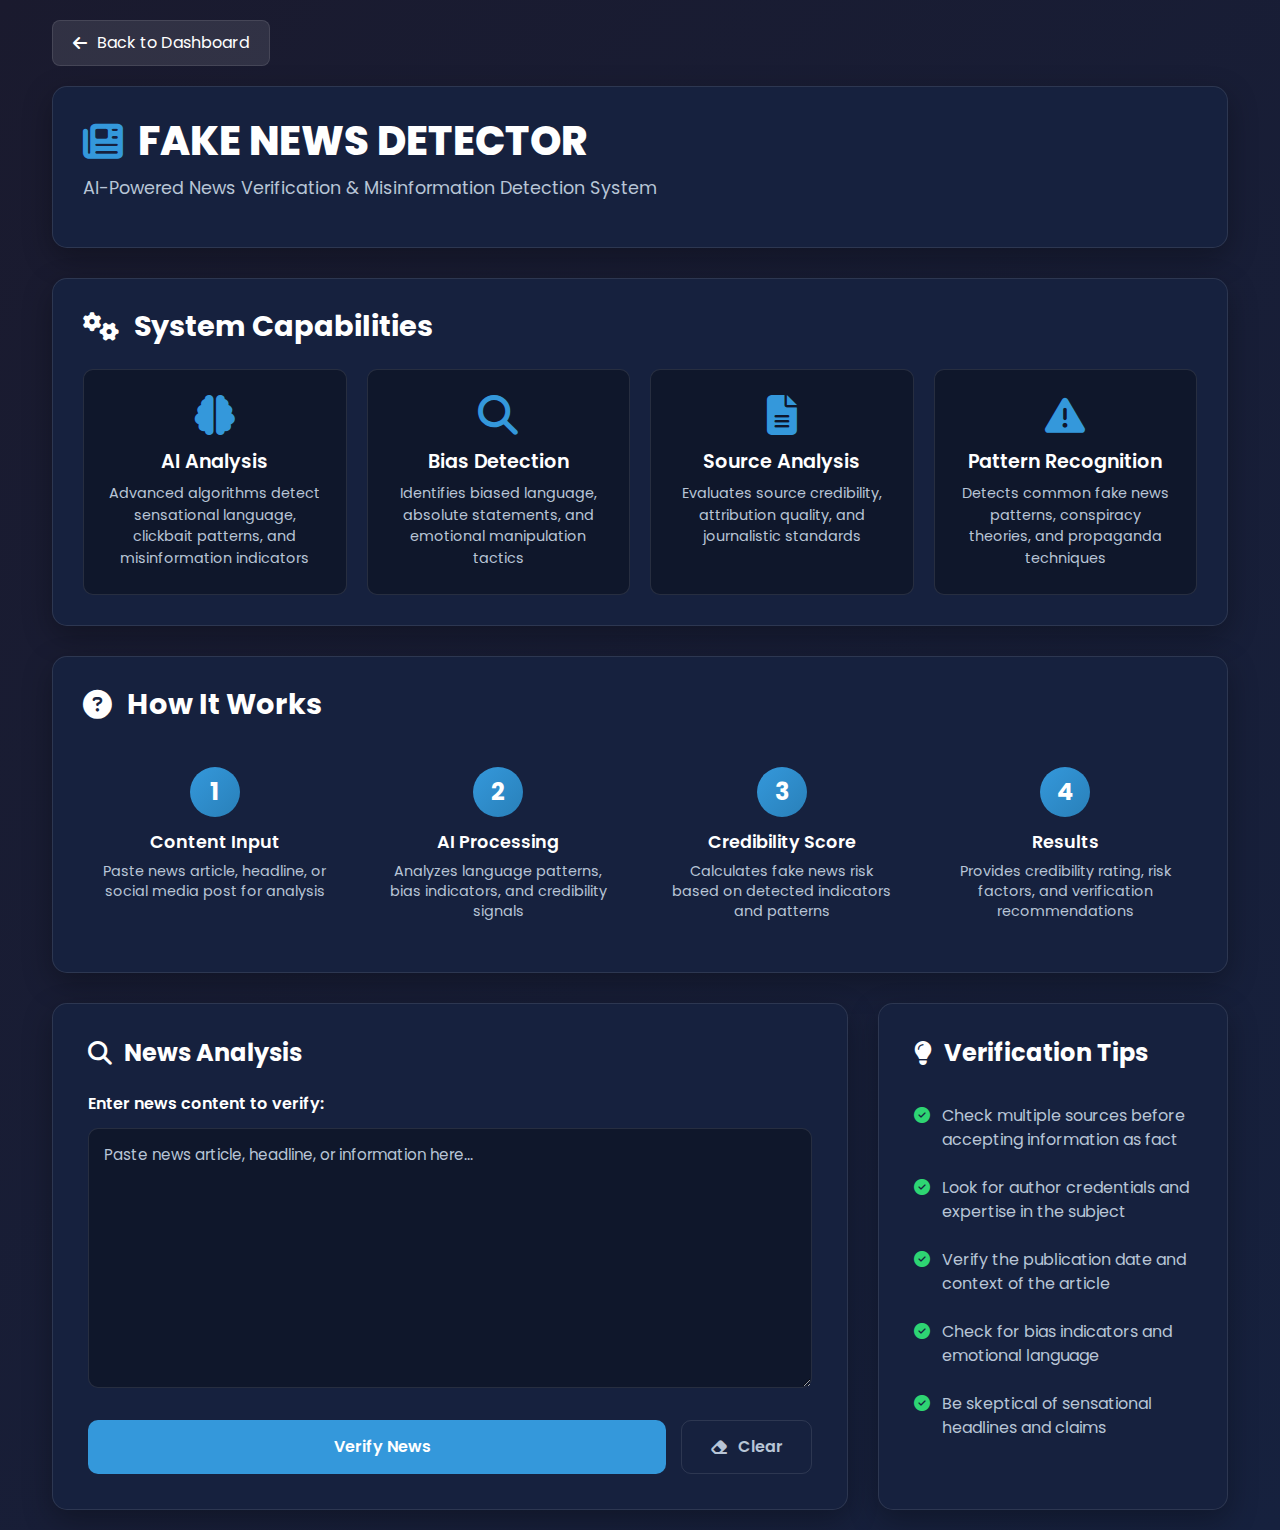
<file: templates/fake_news_detection.html>
<!DOCTYPE html>
<html lang="en">
<head>
    <meta charset="UTF-8">
    <meta name="viewport" content="width=device-width, initial-scale=1.0">
    <title>Fake News Detection - SafeGuard AI</title>
    
    <!-- Bootstrap CSS -->
    <link href="https://cdn.jsdelivr.net/npm/bootstrap@5.3.2/dist/css/bootstrap.min.css" rel="stylesheet">
    
    <!-- Font Awesome Icons -->
    <link href="https://cdnjs.cloudflare.com/ajax/libs/font-awesome/6.5.0/css/all.min.css" rel="stylesheet">
    
    <!-- Google Fonts -->
    <link href="https://fonts.googleapis.com/css2?family=Poppins:wght@400;600;700;800&display=swap" rel="stylesheet">
    
    <style>
        :root {
            --bg-dark: #1a1a2e;
            --card-bg: #16213e;
            --text-light: #ffffff;
            --text-muted: #b8c5d6;
            --danger-color: #ff4757;
            --warning-color: #ffa502;
            --success-color: #2ed573;
            --info-color: #3498db;
            --border-color: rgba(255, 255, 255, 0.1);
        }

        * {
            margin: 0;
            padding: 0;
            box-sizing: border-box;
        }

        body {
            font-family: 'Poppins', sans-serif;
            background: linear-gradient(135deg, #1a1a2e 0%, #16213e 100%);
            color: var(--text-light);
            min-height: 100vh;
            padding: 20px;
        }

        .container {
            max-width: 1200px;
            margin: 0 auto;
        }

        .header {
            background: var(--card-bg);
            border-radius: 15px;
            padding: 30px;
            margin-bottom: 30px;
            border: 1px solid var(--border-color);
            box-shadow: 0 10px 30px rgba(0, 0, 0, 0.3);
        }

        .back-btn {
            background: rgba(255, 255, 255, 0.1);
            color: var(--text-light);
            border: 1px solid var(--border-color);
            padding: 10px 20px;
            border-radius: 8px;
            text-decoration: none;
            display: inline-flex;
            align-items: center;
            gap: 10px;
            margin-bottom: 20px;
            transition: all 0.3s ease;
        }

        .back-btn:hover {
            background: rgba(255, 255, 255, 0.2);
            color: var(--text-light);
            transform: translateX(-5px);
        }

        .page-title {
            font-size: 2.5rem;
            font-weight: 800;
            margin-bottom: 10px;
            display: flex;
            align-items: center;
            gap: 15px;
        }

        .page-title i {
            color: var(--info-color);
        }

        .subtitle {
            color: var(--text-muted);
            font-size: 1.1rem;
        }

        .main-content {
            display: grid;
            grid-template-columns: 1fr 350px;
            gap: 30px;
        }

        .analyzer-card, .tips-card {
            background: var(--card-bg);
            border-radius: 15px;
            padding: 35px;
            border: 1px solid var(--border-color);
            box-shadow: 0 10px 30px rgba(0, 0, 0, 0.3);
        }

        .card-title {
            font-size: 1.5rem;
            font-weight: 700;
            margin-bottom: 25px;
            display: flex;
            align-items: center;
            gap: 12px;
        }

        .form-label {
            color: var(--text-light);
            font-weight: 600;
            margin-bottom: 12px;
            display: block;
        }

        textarea {
            width: 100%;
            background: rgba(0, 0, 0, 0.3);
            border: 1px solid var(--border-color);
            border-radius: 10px;
            padding: 15px;
            color: var(--text-light);
            font-family: 'Poppins', sans-serif;
            font-size: 0.95rem;
            resize: vertical;
            transition: all 0.3s ease;
        }

        textarea:focus {
            outline: none;
            border-color: var(--info-color);
            box-shadow: 0 0 0 3px rgba(52, 152, 219, 0.1);
        }

        textarea::placeholder {
            color: var(--text-muted);
        }

        .button-group {
            display: flex;
            gap: 15px;
            margin-top: 25px;
        }

        .btn-analyze {
            flex: 1;
            padding: 14px 28px;
            background: var(--info-color);
            color: white;
            border: none;
            border-radius: 10px;
            font-size: 1rem;
            font-weight: 600;
            cursor: pointer;
            transition: all 0.3s ease;
            display: flex;
            align-items: center;
            justify-content: center;
            gap: 10px;
        }

        .btn-analyze:hover {
            background: #2980b9;
            transform: translateY(-2px);
            box-shadow: 0 8px 20px rgba(52, 152, 219, 0.3);
        }

        .btn-clear {
            padding: 14px 28px;
            background: transparent;
            color: var(--text-muted);
            border: 1px solid var(--border-color);
            border-radius: 10px;
            font-size: 1rem;
            font-weight: 600;
            cursor: pointer;
            transition: all 0.3s ease;
            display: flex;
            align-items: center;
            gap: 10px;
        }

        .btn-clear:hover {
            background: rgba(255, 255, 255, 0.1);
            color: var(--text-light);
        }

        .loading {
            text-align: center;
            padding: 40px;
            display: none;
        }

        .spinner {
            width: 50px;
            height: 50px;
            border: 4px solid rgba(52, 152, 219, 0.2);
            border-top-color: var(--info-color);
            border-radius: 50%;
            animation: spin 1s linear infinite;
            margin: 0 auto 20px;
        }

        @keyframes spin {
            to { transform: rotate(360deg); }
        }

        .results {
            margin-top: 30px;
            display: none;
        }

        .result-card {
            background: rgba(0, 0, 0, 0.3);
            border-radius: 10px;
            padding: 25px;
            border: 1px solid var(--border-color);
        }

        .alert {
            padding: 20px;
            border-radius: 10px;
            margin-bottom: 25px;
            display: flex;
            align-items: center;
            gap: 15px;
            font-weight: 600;
        }

        .alert-success {
            background: rgba(46, 213, 115, 0.2);
            border: 1px solid var(--success-color);
            color: var(--success-color);
        }

        .alert-warning {
            background: rgba(255, 165, 2, 0.2);
            border: 1px solid var(--warning-color);
            color: var(--warning-color);
        }

        .progress-section {
            margin-bottom: 25px;
        }

        .progress-label {
            display: flex;
            justify-content: space-between;
            margin-bottom: 10px;
            color: var(--text-light);
            font-weight: 600;
        }

        .progress-bar-container {
            height: 12px;
            background: rgba(0, 0, 0, 0.3);
            border-radius: 10px;
            overflow: hidden;
        }

        .progress-bar {
            height: 100%;
            border-radius: 10px;
            transition: width 1s ease;
        }

        .bg-success-bar {
            background: linear-gradient(90deg, var(--success-color), #20bf6b);
        }

        .bg-warning-bar {
            background: linear-gradient(90deg, var(--warning-color), #ff6348);
        }

        .indicators-section, .factors-section {
            margin-top: 25px;
        }

        .section-heading {
            font-weight: 700;
            margin-bottom: 15px;
            color: var(--text-light);
        }

        .badge {
            display: inline-block;
            padding: 6px 14px;
            border-radius: 6px;
            font-size: 0.85rem;
            font-weight: 600;
            margin-right: 8px;
            margin-bottom: 8px;
        }

        .badge-warning {
            background: rgba(255, 165, 2, 0.2);
            color: var(--warning-color);
            border: 1px solid var(--warning-color);
        }

        .factor-list {
            list-style: none;
            padding: 0;
        }

        .factor-list li {
            padding: 10px 0;
            color: var(--text-muted);
            display: flex;
            align-items: center;
            gap: 10px;
        }

        .factor-list i {
            color: var(--info-color);
        }

        .tips-list {
            list-style: none;
            padding: 0;
        }

        .tips-list li {
            padding: 12px 0;
            color: var(--text-muted);
            display: flex;
            align-items: start;
            gap: 12px;
        }

        .tips-list i {
            color: var(--success-color);
            margin-top: 3px;
        }

        @media (max-width: 968px) {
            .main-content {
                grid-template-columns: 1fr;
            }

            .page-title {
                font-size: 2rem;
            }
        }
    </style>
</head>
<body>
    <div class="container">
        <a href="/dashboard" class="back-btn">
            <i class="fas fa-arrow-left"></i>
            Back to Dashboard
        </a>

        <div class="header">
            <h1 class="page-title">
                <i class="fas fa-newspaper"></i>
                FAKE NEWS DETECTOR
            </h1>
            <p class="subtitle">AI-Powered News Verification & Misinformation Detection System</p>
        </div>

        <!-- System Capabilities Section -->
        <div class="capabilities-section" style="background: var(--card-bg); border-radius: 15px; padding: 30px; margin-bottom: 30px; border: 1px solid var(--border-color); box-shadow: 0 10px 30px rgba(0, 0, 0, 0.3);">
            <h2 style="font-size: 1.8rem; font-weight: 700; color: var(--text-light); margin-bottom: 25px; display: flex; align-items: center; gap: 15px;">
                <i class="fas fa-cogs"></i>
                System Capabilities
            </h2>
            <div style="display: grid; grid-template-columns: repeat(auto-fit, minmax(250px, 1fr)); gap: 20px;">
                <div style="background: rgba(0, 0, 0, 0.3); border-radius: 10px; padding: 25px; text-align: center; border: 1px solid var(--border-color);">
                    <i class="fas fa-brain" style="font-size: 2.5rem; color: var(--info-color); margin-bottom: 15px; display: block;"></i>
                    <h3 style="font-size: 1.2rem; font-weight: 600; margin-bottom: 10px; color: var(--text-light);">AI Analysis</h3>
                    <p style="color: var(--text-muted); font-size: 0.9rem; line-height: 1.5; margin: 0;">Advanced algorithms detect sensational language, clickbait patterns, and misinformation indicators</p>
                </div>
                <div style="background: rgba(0, 0, 0, 0.3); border-radius: 10px; padding: 25px; text-align: center; border: 1px solid var(--border-color);">
                    <i class="fas fa-search" style="font-size: 2.5rem; color: var(--info-color); margin-bottom: 15px; display: block;"></i>
                    <h3 style="font-size: 1.2rem; font-weight: 600; margin-bottom: 10px; color: var(--text-light);">Bias Detection</h3>
                    <p style="color: var(--text-muted); font-size: 0.9rem; line-height: 1.5; margin: 0;">Identifies biased language, absolute statements, and emotional manipulation tactics</p>
                </div>
                <div style="background: rgba(0, 0, 0, 0.3); border-radius: 10px; padding: 25px; text-align: center; border: 1px solid var(--border-color);">
                    <i class="fas fa-file-alt" style="font-size: 2.5rem; color: var(--info-color); margin-bottom: 15px; display: block;"></i>
                    <h3 style="font-size: 1.2rem; font-weight: 600; margin-bottom: 10px; color: var(--text-light);">Source Analysis</h3>
                    <p style="color: var(--text-muted); font-size: 0.9rem; line-height: 1.5; margin: 0;">Evaluates source credibility, attribution quality, and journalistic standards</p>
                </div>
                <div style="background: rgba(0, 0, 0, 0.3); border-radius: 10px; padding: 25px; text-align: center; border: 1px solid var(--border-color);">
                    <i class="fas fa-exclamation-triangle" style="font-size: 2.5rem; color: var(--info-color); margin-bottom: 15px; display: block;"></i>
                    <h3 style="font-size: 1.2rem; font-weight: 600; margin-bottom: 10px; color: var(--text-light);">Pattern Recognition</h3>
                    <p style="color: var(--text-muted); font-size: 0.9rem; line-height: 1.5; margin: 0;">Detects common fake news patterns, conspiracy theories, and propaganda techniques</p>
                </div>
            </div>
        </div>

        <!-- How It Works Section -->
        <div class="how-it-works-section" style="background: var(--card-bg); border-radius: 15px; padding: 30px; margin-bottom: 30px; border: 1px solid var(--border-color); box-shadow: 0 10px 30px rgba(0, 0, 0, 0.3);">
            <h2 style="font-size: 1.8rem; font-weight: 700; color: var(--text-light); margin-bottom: 25px; display: flex; align-items: center; gap: 15px;">
                <i class="fas fa-question-circle"></i>
                How It Works
            </h2>
            <div style="display: grid; grid-template-columns: repeat(auto-fit, minmax(200px, 1fr)); gap: 20px;">
                <div style="display: flex; flex-direction: column; align-items: center; text-align: center; padding: 20px;">
                    <div style="width: 50px; height: 50px; background: linear-gradient(135deg, var(--info-color), #2980b9); border-radius: 50%; display: flex; align-items: center; justify-content: center; font-size: 1.5rem; font-weight: 700; color: white; margin-bottom: 15px;">1</div>
                    <div>
                        <h3 style="font-size: 1.1rem; font-weight: 600; margin-bottom: 8px; color: var(--text-light);">Content Input</h3>
                        <p style="color: var(--text-muted); font-size: 0.9rem; line-height: 1.4; margin: 0;">Paste news article, headline, or social media post for analysis</p>
                    </div>
                </div>
                <div style="display: flex; flex-direction: column; align-items: center; text-align: center; padding: 20px;">
                    <div style="width: 50px; height: 50px; background: linear-gradient(135deg, var(--info-color), #2980b9); border-radius: 50%; display: flex; align-items: center; justify-content: center; font-size: 1.5rem; font-weight: 700; color: white; margin-bottom: 15px;">2</div>
                    <div>
                        <h3 style="font-size: 1.1rem; font-weight: 600; margin-bottom: 8px; color: var(--text-light);">AI Processing</h3>
                        <p style="color: var(--text-muted); font-size: 0.9rem; line-height: 1.4; margin: 0;">Analyzes language patterns, bias indicators, and credibility signals</p>
                    </div>
                </div>
                <div style="display: flex; flex-direction: column; align-items: center; text-align: center; padding: 20px;">
                    <div style="width: 50px; height: 50px; background: linear-gradient(135deg, var(--info-color), #2980b9); border-radius: 50%; display: flex; align-items: center; justify-content: center; font-size: 1.5rem; font-weight: 700; color: white; margin-bottom: 15px;">3</div>
                    <div>
                        <h3 style="font-size: 1.1rem; font-weight: 600; margin-bottom: 8px; color: var(--text-light);">Credibility Score</h3>
                        <p style="color: var(--text-muted); font-size: 0.9rem; line-height: 1.4; margin: 0;">Calculates fake news risk based on detected indicators and patterns</p>
                    </div>
                </div>
                <div style="display: flex; flex-direction: column; align-items: center; text-align: center; padding: 20px;">
                    <div style="width: 50px; height: 50px; background: linear-gradient(135deg, var(--info-color), #2980b9); border-radius: 50%; display: flex; align-items: center; justify-content: center; font-size: 1.5rem; font-weight: 700; color: white; margin-bottom: 15px;">4</div>
                    <div>
                        <h3 style="font-size: 1.1rem; font-weight: 600; margin-bottom: 8px; color: var(--text-light);">Results</h3>
                        <p style="color: var(--text-muted); font-size: 0.9rem; line-height: 1.4; margin: 0;">Provides credibility rating, risk factors, and verification recommendations</p>
                    </div>
                </div>
            </div>
        </div>

        <div class="main-content">
            <div class="analyzer-card">
                <h2 class="card-title">
                    <i class="fas fa-search"></i>
                    News Analysis
                </h2>

                <form id="newsForm">
                    <label for="content" class="form-label">Enter news content to verify:</label>
                    <textarea id="content" name="content" rows="10" 
                            placeholder="Paste news article, headline, or information here..."></textarea>
                    
                    <div class="button-group">
                        <button type="submit" class="btn-analyze">
                            <i class="fas fa-fact-check"></i>
                            Verify News
                        </button>
                        <button type="button" class="btn-clear" onclick="clearForm()">
                            <i class="fas fa-eraser"></i>
                            Clear
                        </button>
                    </div>
                </form>

                <div id="loadingSpinner" class="loading">
                    <div class="spinner"></div>
                    <p style="color: var(--text-muted);">Analyzing news content...</p>
                </div>

                <div id="results" class="results">
                    <div class="result-card">
                        <div id="resultContent"></div>
                    </div>
                </div>
            </div>

            <div class="tips-card">
                <h3 class="card-title">
                    <i class="fas fa-lightbulb"></i>
                    Verification Tips
                </h3>
                <ul class="tips-list">
                    <li>
                        <i class="fas fa-check-circle"></i>
                        <span>Check multiple sources before accepting information as fact</span>
                    </li>
                    <li>
                        <i class="fas fa-check-circle"></i>
                        <span>Look for author credentials and expertise in the subject</span>
                    </li>
                    <li>
                        <i class="fas fa-check-circle"></i>
                        <span>Verify the publication date and context of the article</span>
                    </li>
                    <li>
                        <i class="fas fa-check-circle"></i>
                        <span>Check for bias indicators and emotional language</span>
                    </li>
                    <li>
                        <i class="fas fa-check-circle"></i>
                        <span>Be skeptical of sensational headlines and claims</span>
                    </li>
                </ul>
            </div>
        </div>
    </div>

    <script>
        document.getElementById('newsForm').addEventListener('submit', async function(e) {
            e.preventDefault();
            
            const content = document.getElementById('content').value.trim();
            if (!content) {
                alert('Please enter news content to verify');
                return;
            }
            
            document.getElementById('loadingSpinner').style.display = 'block';
            document.getElementById('results').style.display = 'none';
            
            try {
                const response = await fetch('/analyze-news', {
                    method: 'POST',
                    headers: {
                        'Content-Type': 'application/json',
                    },
                    body: JSON.stringify({ content: content })
                });
                
                const data = await response.json();
                document.getElementById('loadingSpinner').style.display = 'none';
                displayResults(data);
                
            } catch (error) {
                document.getElementById('loadingSpinner').style.display = 'none';
                alert('Error analyzing news content. Please try again.');
                console.error('Error:', error);
            }
        });

        function displayResults(data) {
            const resultDiv = document.getElementById('resultContent');
            const isFake = data.is_fake || data.fake_score >= 20;
            const alertClass = isFake ? 'alert-warning' : 'alert-success';
            const icon = isFake ? 'fa-exclamation-triangle' : 'fa-check-circle';
            const message = data.message || (isFake ? 'This content shows signs of misinformation' : 'This content appears credible');
            
            let indicatorsHtml = '';
            if (data.detected_indicators && data.detected_indicators.length > 0) {
                indicatorsHtml = `
                    <div class="indicators-section">
                        <h6 class="section-heading">Detected Risk Indicators:</h6>
                        <div>
                            ${data.detected_indicators.map(indicator => 
                                `<span class="badge badge-warning">${indicator}</span>`
                            ).join('')}
                        </div>
                    </div>
                `;
            }
            
            let factorsHtml = '';
            if (data.credibility_factors && data.credibility_factors.length > 0) {
                factorsHtml = `
                    <div class="factors-section">
                        <h6 class="section-heading">Credibility Factors:</h6>
                        <ul class="factor-list">
                            ${data.credibility_factors.map(factor => 
                                `<li><i class="fas fa-info-circle"></i>${factor}</li>`
                            ).join('')}
                        </ul>
                    </div>
                `;
            }
            
            resultDiv.innerHTML = `
                <div class="alert ${alertClass}">
                    <i class="fas ${icon}"></i>
                    <div>
                        <strong>${isFake ? 'POTENTIALLY FAKE' : 'APPEARS CREDIBLE'}</strong><br>
                        ${message}
                    </div>
                </div>
                
                <div class="progress-section">
                    <div class="progress-label">
                        <span>Fake News Risk Score</span>
                        <span>${data.fake_score}%</span>
                    </div>
                    <div class="progress-bar-container">
                        <div class="progress-bar ${isFake ? 'bg-warning-bar' : 'bg-success-bar'}" 
                             style="width: ${data.fake_score}%"></div>
                    </div>
                </div>
                
                ${indicatorsHtml}
                ${factorsHtml}
            `;
            
            document.getElementById('results').style.display = 'block';
        }

        function clearForm() {
            document.getElementById('content').value = '';
            document.getElementById('results').style.display = 'none';
        }
    </script>
</body>
</html>
</file>
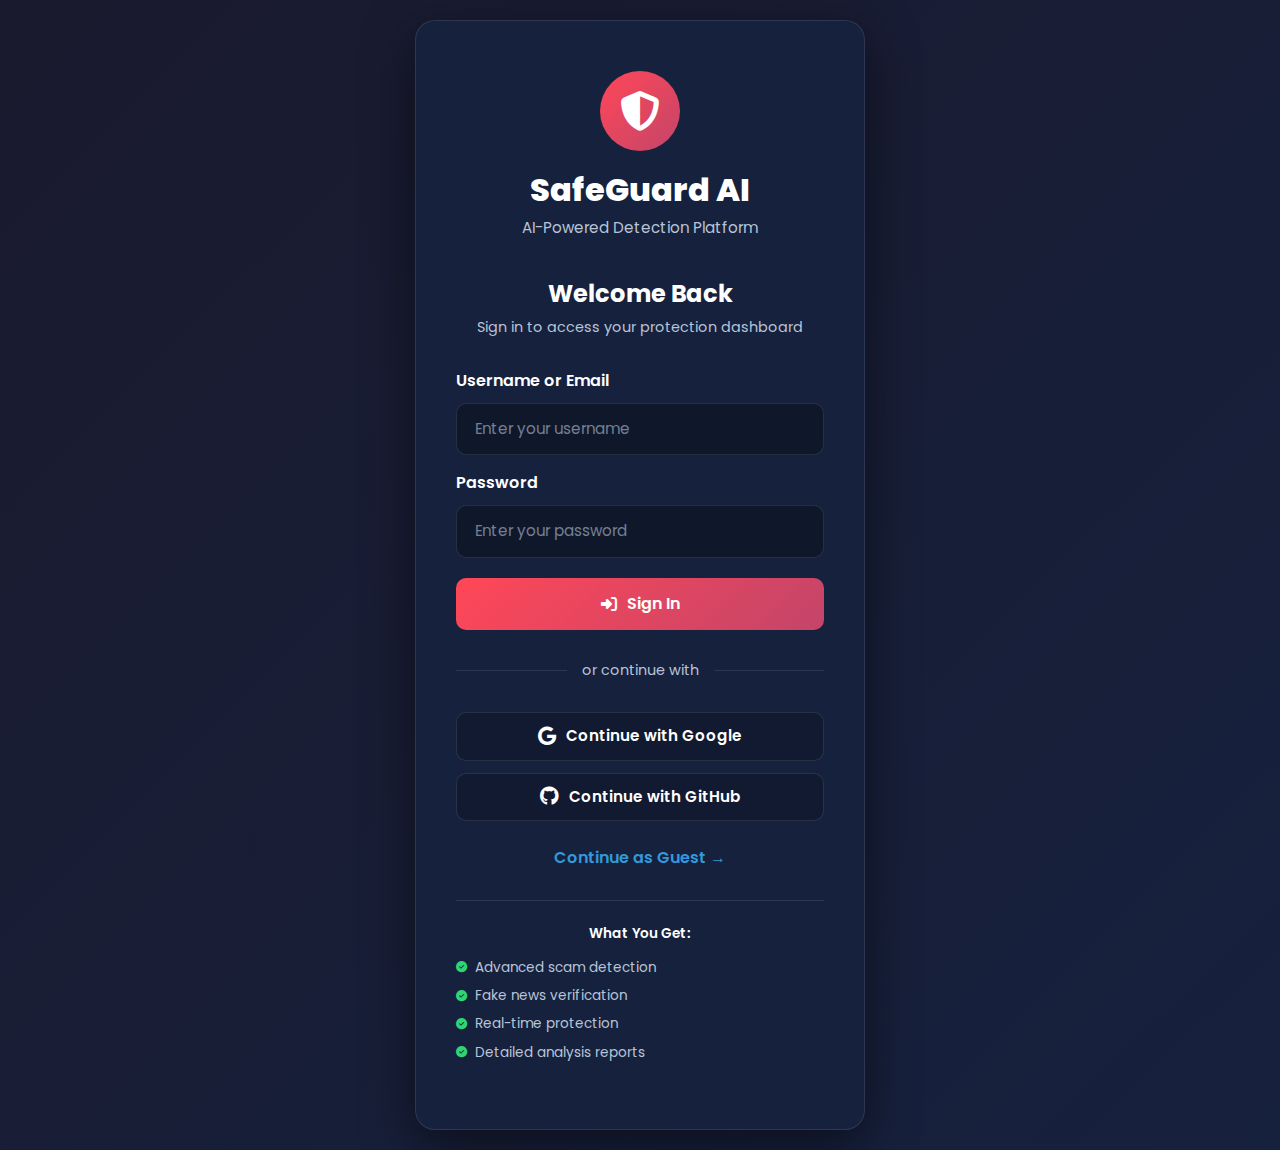
<file: templates/login.html>
<!DOCTYPE html>
<html lang="en">
<head>
    <meta charset="UTF-8">
    <meta name="viewport" content="width=device-width, initial-scale=1.0">
    <title>Login - SafeGuard AI</title>
    
    <!-- Bootstrap CSS -->
    <link href="https://cdn.jsdelivr.net/npm/bootstrap@5.3.2/dist/css/bootstrap.min.css" rel="stylesheet">
    
    <!-- Font Awesome Icons -->
    <link href="https://cdnjs.cloudflare.com/ajax/libs/font-awesome/6.5.0/css/all.min.css" rel="stylesheet">
    
    <!-- Google Fonts -->
    <link href="https://fonts.googleapis.com/css2?family=Poppins:wght@400;600;700;800&display=swap" rel="stylesheet">
    
    <style>
        :root {
            --bg-dark: #1a1a2e;
            --card-bg: #16213e;
            --text-light: #ffffff;
            --text-muted: #b8c5d6;
            --danger-color: #ff4757;
            --success-color: #2ed573;
            --info-color: #3498db;
            --border-color: rgba(255, 255, 255, 0.1);
        }

        * {
            margin: 0;
            padding: 0;
            box-sizing: border-box;
        }

        body {
            font-family: 'Poppins', sans-serif;
            background: linear-gradient(135deg, #1a1a2e 0%, #16213e 100%);
            color: var(--text-light);
            min-height: 100vh;
            display: flex;
            align-items: center;
            justify-content: center;
            padding: 20px;
        }

        .login-container {
            width: 100%;
            max-width: 450px;
        }

        .login-card {
            background: var(--card-bg);
            border-radius: 20px;
            padding: 50px 40px;
            border: 1px solid var(--border-color);
            box-shadow: 0 15px 50px rgba(0, 0, 0, 0.5);
        }

        .logo-section {
            text-align: center;
            margin-bottom: 40px;
        }

        .logo-icon {
            width: 80px;
            height: 80px;
            background: linear-gradient(135deg, var(--danger-color), #c44569);
            border-radius: 50%;
            display: flex;
            align-items: center;
            justify-content: center;
            margin: 0 auto 20px;
            font-size: 2.5rem;
            color: white;
            animation: pulse 2s infinite;
        }

        @keyframes pulse {
            0%, 100% { transform: scale(1); box-shadow: 0 0 0 0 rgba(255, 71, 87, 0.7); }
            50% { transform: scale(1.05); box-shadow: 0 0 0 10px rgba(255, 71, 87, 0); }
        }

        .logo-title {
            font-size: 2rem;
            font-weight: 800;
            color: var(--text-light);
            margin-bottom: 8px;
        }

        .logo-subtitle {
            color: var(--text-muted);
            font-size: 0.95rem;
        }

        .welcome-text {
            text-align: center;
            margin-bottom: 30px;
        }

        .welcome-text h2 {
            font-size: 1.5rem;
            font-weight: 700;
            margin-bottom: 8px;
        }

        .welcome-text p {
            color: var(--text-muted);
            font-size: 0.9rem;
        }

        .form-label {
            color: var(--text-light);
            font-weight: 600;
            margin-bottom: 10px;
            display: block;
        }

        .form-control {
            background: rgba(0, 0, 0, 0.3);
            border: 1px solid var(--border-color);
            border-radius: 10px;
            padding: 14px 18px;
            color: var(--text-light);
            font-size: 0.95rem;
            transition: all 0.3s ease;
            width: 100%;
        }

        .form-control:focus {
            background: rgba(0, 0, 0, 0.4);
            border-color: var(--danger-color);
            box-shadow: 0 0 0 3px rgba(255, 71, 87, 0.1);
            outline: none;
            color: var(--text-light);
        }

        .form-control::placeholder {
            color: var(--text-muted);
            opacity: 0.6;
        }

        .btn-login {
            width: 100%;
            padding: 14px;
            background: linear-gradient(135deg, var(--danger-color), #c44569);
            color: white;
            border: none;
            border-radius: 10px;
            font-size: 1rem;
            font-weight: 600;
            cursor: pointer;
            transition: all 0.3s ease;
            margin-top: 20px;
            display: flex;
            align-items: center;
            justify-content: center;
            gap: 10px;
        }

        .btn-login:hover {
            transform: translateY(-2px);
            box-shadow: 0 10px 25px rgba(255, 71, 87, 0.4);
        }

        .divider {
            display: flex;
            align-items: center;
            text-align: center;
            margin: 30px 0;
        }

        .divider::before,
        .divider::after {
            content: '';
            flex: 1;
            border-bottom: 1px solid var(--border-color);
        }

        .divider span {
            padding: 0 15px;
            color: var(--text-muted);
            font-size: 0.9rem;
        }

        .social-btns {
            display: grid;
            gap: 12px;
        }

        .social-btn {
            width: 100%;
            padding: 12px;
            border: 1px solid var(--border-color);
            border-radius: 10px;
            background: rgba(0, 0, 0, 0.2);
            color: var(--text-light);
            font-size: 0.95rem;
            font-weight: 600;
            cursor: pointer;
            transition: all 0.3s ease;
            display: flex;
            align-items: center;
            justify-content: center;
            gap: 10px;
        }

        .social-btn:hover {
            background: rgba(0, 0, 0, 0.4);
            border-color: var(--text-light);
            transform: translateY(-2px);
        }

        .social-btn i {
            font-size: 1.2rem;
        }

        .guest-link {
            text-align: center;
            margin-top: 25px;
        }

        .guest-link a {
            color: var(--info-color);
            text-decoration: none;
            font-weight: 600;
            transition: all 0.3s ease;
        }

        .guest-link a:hover {
            color: var(--text-light);
            text-decoration: underline;
        }

        .features {
            margin-top: 30px;
            padding-top: 25px;
            border-top: 1px solid var(--border-color);
        }

        .features h6 {
            color: var(--text-light);
            font-size: 0.85rem;
            font-weight: 600;
            margin-bottom: 15px;
            text-align: center;
        }

        .features ul {
            list-style: none;
            padding: 0;
        }

        .features li {
            color: var(--text-muted);
            font-size: 0.85rem;
            margin-bottom: 8px;
            display: flex;
            align-items: center;
            gap: 8px;
        }

        .features li i {
            color: var(--success-color);
            font-size: 0.7rem;
        }

        @media (max-width: 576px) {
            .login-card {
                padding: 40px 30px;
            }

            .logo-title {
                font-size: 1.6rem;
            }
        }
    </style>
</head>
<body>
    <div class="login-container">
        <div class="login-card">
            <div class="logo-section">
                <div class="logo-icon">
                    <i class="fas fa-shield-alt"></i>
                </div>
                <h1 class="logo-title">SafeGuard AI</h1>
                <p class="logo-subtitle">AI-Powered Detection Platform</p>
            </div>

            <div class="welcome-text">
                <h2>Welcome Back</h2>
                <p>Sign in to access your protection dashboard</p>
            </div>

            <form method="POST" action="/login">
                <div class="mb-3">
                    <label for="username" class="form-label">Username or Email</label>
                    <input type="text" class="form-control" id="username" name="username" 
                           placeholder="Enter your username" required>
                </div>

                <div class="mb-3">
                    <label for="password" class="form-label">Password</label>
                    <input type="password" class="form-control" id="password" name="password" 
                           placeholder="Enter your password" required>
                </div>

                <button type="submit" class="btn-login">
                    <i class="fas fa-sign-in-alt"></i>
                    Sign In
                </button>
            </form>

            <div class="divider">
                <span>or continue with</span>
            </div>

            <div class="social-btns">
                <button class="social-btn" onclick="socialLogin('google')">
                    <i class="fab fa-google"></i>
                    Continue with Google
                </button>
                <button class="social-btn" onclick="socialLogin('github')">
                    <i class="fab fa-github"></i>
                    Continue with GitHub
                </button>
            </div>

            <div class="guest-link">
                <a href="/dashboard">Continue as Guest →</a>
            </div>

            <div class="features">
                <h6>What You Get:</h6>
                <ul>
                    <li><i class="fas fa-check-circle"></i> Advanced scam detection</li>
                    <li><i class="fas fa-check-circle"></i> Fake news verification</li>
                    <li><i class="fas fa-check-circle"></i> Real-time protection</li>
                    <li><i class="fas fa-check-circle"></i> Detailed analysis reports</li>
                </ul>
            </div>
        </div>
    </div>

    <script>
        function socialLogin(platform) {
            const username = prompt(`Enter your ${platform} username:`);
            if (username) {
                const form = document.createElement('form');
                form.method = 'POST';
                form.action = '/login';
                
                const usernameInput = document.createElement('input');
                usernameInput.type = 'hidden';
                usernameInput.name = 'username';
                usernameInput.value = username;
                
                const passwordInput = document.createElement('input');
                passwordInput.type = 'hidden';
                passwordInput.name = 'password';
                passwordInput.value = 'social_login';
                
                form.appendChild(usernameInput);
                form.appendChild(passwordInput);
                document.body.appendChild(form);
                form.submit();
            }
        }
    </script>
</body>
</html>
</file>
